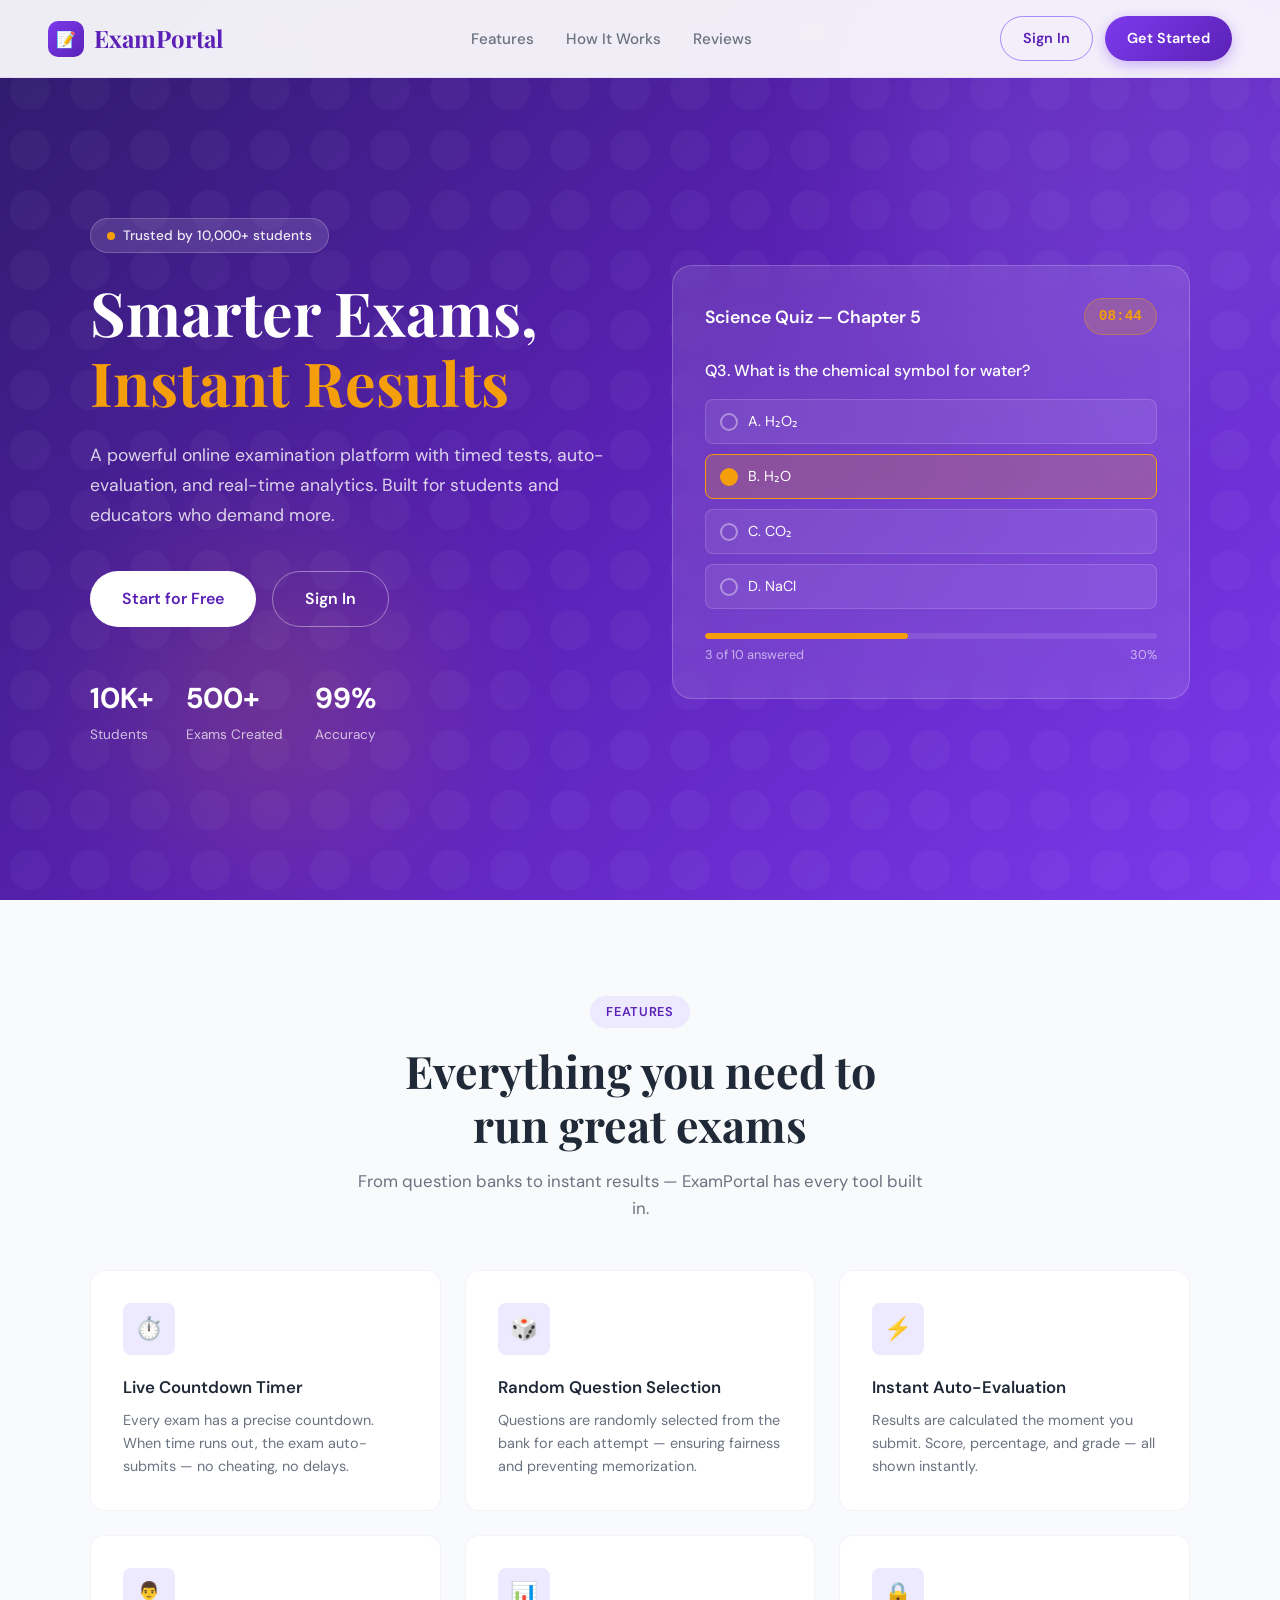
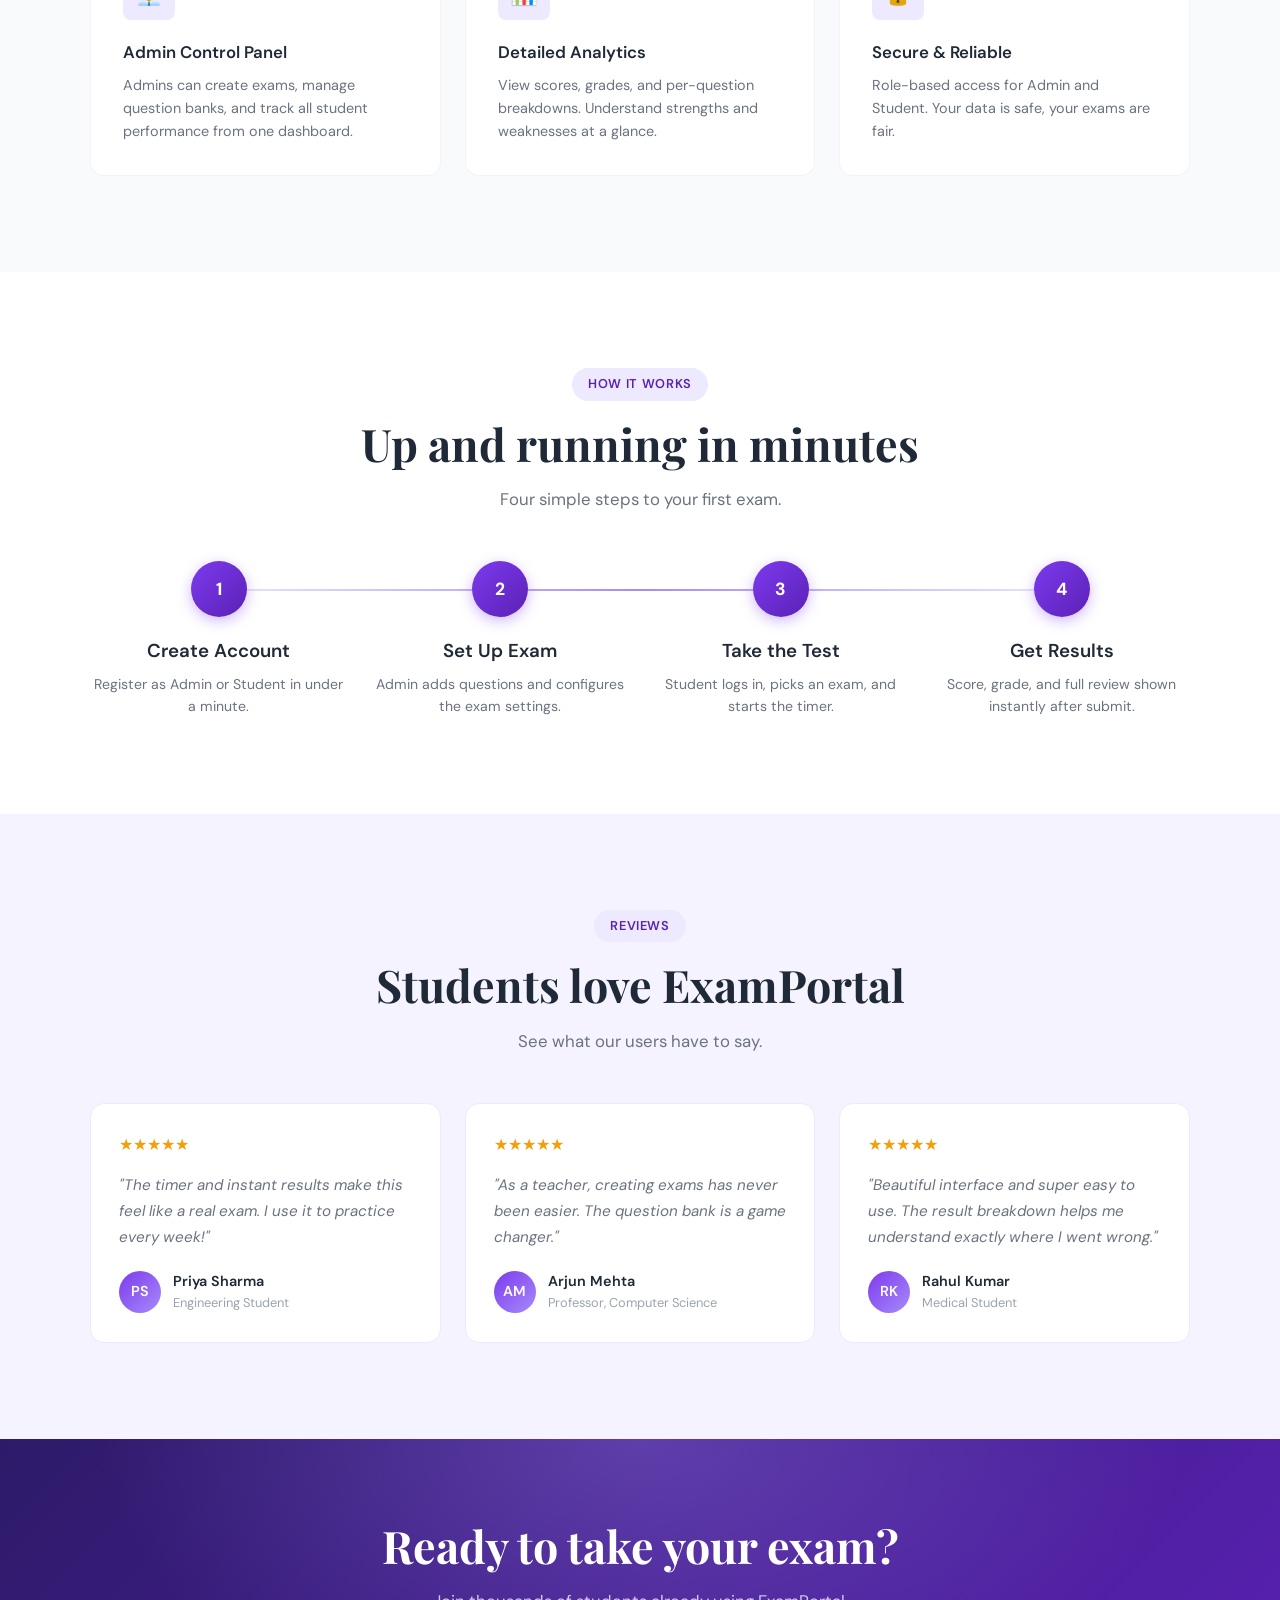
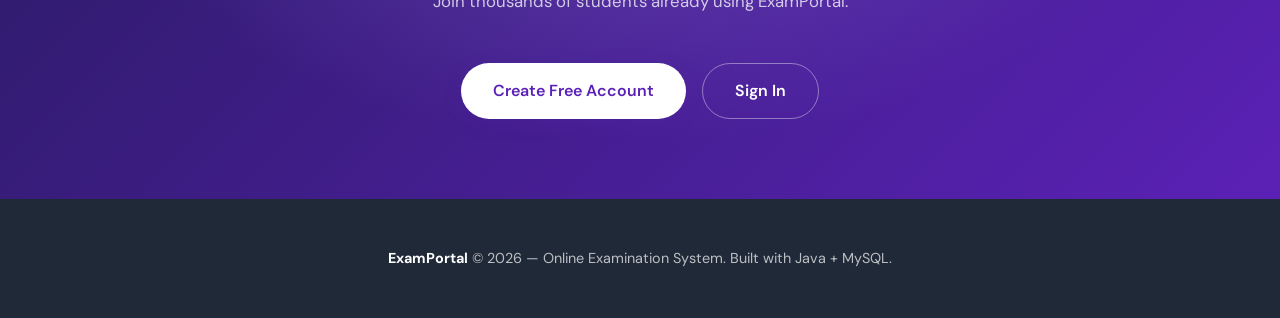
<file: src/main/resources/static/index.html>
<!DOCTYPE html>
<html lang="en">
<head>
  <meta charset="UTF-8">
  <meta name="viewport" content="width=device-width, initial-scale=1.0">
  <title>ExamPortal — Smart Online Examination System</title>
  <link rel="stylesheet" href="css/style.css">
</head>
<body>

<!-- NAV -->
<nav id="navbar">
  <a href="index.html" class="nav-logo">
    <span>📝</span> ExamPortal
  </a>
  <ul class="nav-links">
    <li><a href="#features">Features</a></li>
    <li><a href="#how">How It Works</a></li>
    <li><a href="#testimonials">Reviews</a></li>
  </ul>
  <div class="nav-cta">
    <a href="login.html" class="btn btn-outline">Sign In</a>
    <a href="register.html" class="btn btn-primary">Get Started</a>
  </div>
</nav>

<!-- HERO -->
<section class="hero">
  <div class="hero-blob hero-blob-1"></div>
  <div class="hero-blob hero-blob-2"></div>
  <div class="hero-content">
    <div class="hero-text">
      <div class="hero-badge"><span></span> Trusted by 10,000+ students</div>
      <h1 class="hero-title">
        Smarter Exams,<br><em>Instant Results</em>
      </h1>
      <p class="hero-desc">
        A powerful online examination platform with timed tests, auto-evaluation, 
        and real-time analytics. Built for students and educators who demand more.
      </p>
      <div class="hero-actions">
        <a href="register.html" class="btn btn-white btn-lg">Start for Free</a>
        <a href="login.html" class="btn btn-outline btn-lg" style="border-color:rgba(255,255,255,0.4);color:white;">Sign In</a>
      </div>
      <div class="hero-stats">
        <div class="hero-stat"><strong>10K+</strong><span>Students</span></div>
        <div class="hero-stat"><strong>500+</strong><span>Exams Created</span></div>
        <div class="hero-stat"><strong>99%</strong><span>Accuracy</span></div>
      </div>
    </div>
    <div class="hero-visual">
      <div class="hero-card">
        <div class="hero-card-header">
          <span class="hero-card-title">Science Quiz — Chapter 5</span>
          <div class="hero-timer" id="hero-timer">08:45</div>
        </div>
        <p class="hero-q">Q3. What is the chemical symbol for water?</p>
        <div class="hero-opts">
          <div class="hero-opt"><div class="hero-opt-dot"></div> A. H₂O₂</div>
          <div class="hero-opt selected"><div class="hero-opt-dot"></div> B. H₂O</div>
          <div class="hero-opt"><div class="hero-opt-dot"></div> C. CO₂</div>
          <div class="hero-opt"><div class="hero-opt-dot"></div> D. NaCl</div>
        </div>
        <div class="hero-progress">
          <div class="hero-progress-bar"><div class="hero-progress-fill"></div></div>
          <div class="hero-progress-label"><span>3 of 10 answered</span><span>30%</span></div>
        </div>
      </div>
    </div>
  </div>
</section>

<!-- FEATURES -->
<section class="section features" id="features">
  <div class="container">
    <div class="section-center">
      <span class="section-tag">Features</span>
      <h2 class="section-title">Everything you need to<br>run great exams</h2>
      <p class="section-desc">From question banks to instant results — ExamPortal has every tool built in.</p>
    </div>
    <div class="features-grid">
      <div class="feature-card">
        <div class="feature-icon">⏱️</div>
        <h3 class="feature-title">Live Countdown Timer</h3>
        <p class="feature-desc">Every exam has a precise countdown. When time runs out, the exam auto-submits — no cheating, no delays.</p>
      </div>
      <div class="feature-card">
        <div class="feature-icon">🎲</div>
        <h3 class="feature-title">Random Question Selection</h3>
        <p class="feature-desc">Questions are randomly selected from the bank for each attempt — ensuring fairness and preventing memorization.</p>
      </div>
      <div class="feature-card">
        <div class="feature-icon">⚡</div>
        <h3 class="feature-title">Instant Auto-Evaluation</h3>
        <p class="feature-desc">Results are calculated the moment you submit. Score, percentage, and grade — all shown instantly.</p>
      </div>
      <div class="feature-card">
        <div class="feature-icon">👨‍💼</div>
        <h3 class="feature-title">Admin Control Panel</h3>
        <p class="feature-desc">Admins can create exams, manage question banks, and track all student performance from one dashboard.</p>
      </div>
      <div class="feature-card">
        <div class="feature-icon">📊</div>
        <h3 class="feature-title">Detailed Analytics</h3>
        <p class="feature-desc">View scores, grades, and per-question breakdowns. Understand strengths and weaknesses at a glance.</p>
      </div>
      <div class="feature-card">
        <div class="feature-icon">🔒</div>
        <h3 class="feature-title">Secure & Reliable</h3>
        <p class="feature-desc">Role-based access for Admin and Student. Your data is safe, your exams are fair.</p>
      </div>
    </div>
  </div>
</section>

<!-- HOW IT WORKS -->
<section class="section" id="how">
  <div class="container">
    <div class="section-center">
      <span class="section-tag">How It Works</span>
      <h2 class="section-title">Up and running in minutes</h2>
      <p class="section-desc">Four simple steps to your first exam.</p>
    </div>
    <div class="steps">
      <div class="step">
        <div class="step-num">1</div>
        <h3 class="step-title">Create Account</h3>
        <p class="step-desc">Register as Admin or Student in under a minute.</p>
      </div>
      <div class="step">
        <div class="step-num">2</div>
        <h3 class="step-title">Set Up Exam</h3>
        <p class="step-desc">Admin adds questions and configures the exam settings.</p>
      </div>
      <div class="step">
        <div class="step-num">3</div>
        <h3 class="step-title">Take the Test</h3>
        <p class="step-desc">Student logs in, picks an exam, and starts the timer.</p>
      </div>
      <div class="step">
        <div class="step-num">4</div>
        <h3 class="step-title">Get Results</h3>
        <p class="step-desc">Score, grade, and full review shown instantly after submit.</p>
      </div>
    </div>
  </div>
</section>

<!-- TESTIMONIALS -->
<section class="section testimonials" id="testimonials">
  <div class="container">
    <div class="section-center">
      <span class="section-tag">Reviews</span>
      <h2 class="section-title">Students love ExamPortal</h2>
      <p class="section-desc">See what our users have to say.</p>
    </div>
    <div class="testimonials-grid">
      <div class="testimonial-card">
        <div class="testimonial-stars">★★★★★</div>
        <p class="testimonial-text">"The timer and instant results make this feel like a real exam. I use it to practice every week!"</p>
        <div class="testimonial-author">
          <div class="testimonial-avatar">PS</div>
          <div>
            <div class="testimonial-name">Priya Sharma</div>
            <div class="testimonial-role">Engineering Student</div>
          </div>
        </div>
      </div>
      <div class="testimonial-card">
        <div class="testimonial-stars">★★★★★</div>
        <p class="testimonial-text">"As a teacher, creating exams has never been easier. The question bank is a game changer."</p>
        <div class="testimonial-author">
          <div class="testimonial-avatar">AM</div>
          <div>
            <div class="testimonial-name">Arjun Mehta</div>
            <div class="testimonial-role">Professor, Computer Science</div>
          </div>
        </div>
      </div>
      <div class="testimonial-card">
        <div class="testimonial-stars">★★★★★</div>
        <p class="testimonial-text">"Beautiful interface and super easy to use. The result breakdown helps me understand exactly where I went wrong."</p>
        <div class="testimonial-author">
          <div class="testimonial-avatar">RK</div>
          <div>
            <div class="testimonial-name">Rahul Kumar</div>
            <div class="testimonial-role">Medical Student</div>
          </div>
        </div>
      </div>
    </div>
  </div>
</section>

<!-- CTA -->
<section class="cta-banner">
  <div class="container">
    <h2 class="section-title">Ready to take your exam?</h2>
    <p class="section-desc">Join thousands of students already using ExamPortal.</p>
    <div class="cta-actions">
      <a href="register.html" class="btn btn-white btn-lg">Create Free Account</a>
      <a href="login.html" class="btn btn-outline btn-lg" style="border-color:rgba(255,255,255,0.4);color:white;">Sign In</a>
    </div>
  </div>
</section>

<!-- FOOTER -->
<footer>
  <p><strong>ExamPortal</strong> &copy; 2026 — Online Examination System. Built with Java + MySQL.</p>
</footer>

<script>
  // Navbar scroll effect
  window.addEventListener('scroll', () => {
    const nav = document.getElementById('navbar');
    if (window.scrollY > 30) {
      nav.style.boxShadow = '0 2px 20px rgba(91,33,182,0.1)';
    } else {
      nav.style.boxShadow = 'none';
    }
  });

  // Hero timer countdown demo
  let demoSeconds = 8 * 60 + 45;
  setInterval(() => {
    demoSeconds--;
    if (demoSeconds < 0) demoSeconds = 8 * 60 + 45;
    const m = Math.floor(demoSeconds / 60);
    const s = demoSeconds % 60;
    document.getElementById('hero-timer').textContent =
      String(m).padStart(2,'0') + ':' + String(s).padStart(2,'0');
  }, 1000);

  // Smooth scroll
  document.querySelectorAll('a[href^="#"]').forEach(a => {
    a.addEventListener('click', e => {
      e.preventDefault();
      document.querySelector(a.getAttribute('href')).scrollIntoView({ behavior: 'smooth' });
    });
  });
</script>
</body>
</html>
</file>
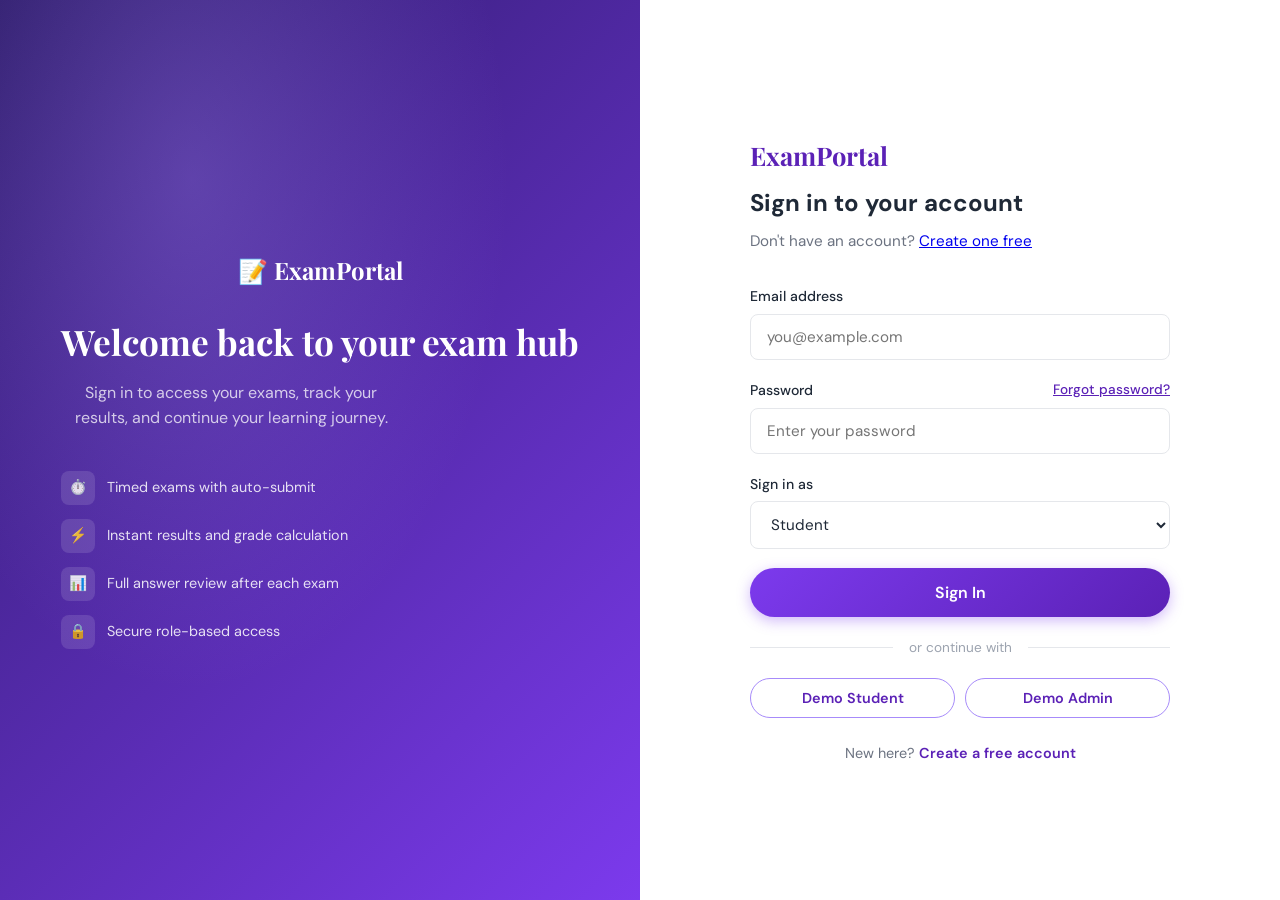
<file: src/main/resources/static/admin.html>
<!DOCTYPE html>
<html lang="en">
<head>
  <meta charset="UTF-8">
  <meta name="viewport" content="width=device-width, initial-scale=1.0">
  <title>Admin Dashboard — ExamPortal</title>
  <link rel="stylesheet" href="css/style.css">
  <style>
    [data-theme="dark"] body { background: #0f172a; color: #e2e8f0; }
    [data-theme="dark"] .sidebar { background: linear-gradient(180deg,#0f0a2e 0%,#1e1b4b 100%); }
    [data-theme="dark"] .main-content { background: #0f172a; }
    [data-theme="dark"] .topbar { background: #1a1a2e; border-color: #1e293b; }
    [data-theme="dark"] .stat-card,
    [data-theme="dark"] .card { background: #1a1a2e; border-color: #1e293b; }
    [data-theme="dark"] .table th { background: #0f172a; color: #64748b; }
    [data-theme="dark"] .table td { border-color: #1e293b; color: #e2e8f0; }
    [data-theme="dark"] .table tr:hover td { background: #1e293b; }
    [data-theme="dark"] .form-input,
    [data-theme="dark"] .form-select { background: #1e293b; border-color: #334155; color: #e2e8f0; }
    [data-theme="dark"] .topbar-title { color: #e2e8f0; }
    [data-theme="dark"] .stat-value { color: #e2e8f0; }
    [data-theme="dark"] .card-title { color: #e2e8f0; }
    [data-theme="dark"] .q-row-text { color: #e2e8f0; }
    [data-theme="dark"] .modal { background: #1a1a2e; }
    [data-theme="dark"] .modal-title { color: #e2e8f0; }

    .theme-toggle {
      width: 42px; height: 24px; border-radius: 12px;
      background: rgba(255,255,255,0.2); border: none; cursor: pointer;
      position: relative; transition: background 0.3s;
    }
    .theme-toggle::after {
      content: ''; position: absolute; top: 3px; left: 3px;
      width: 18px; height: 18px; border-radius: 50%;
      background: white; transition: transform 0.3s;
    }
    [data-theme="dark"] .theme-toggle { background: var(--purple-light); }
    [data-theme="dark"] .theme-toggle::after { transform: translateX(18px); }

    .view { display: none; }
    .view.active { display: block; animation: fadeIn 0.3s ease; }

    .q-bank-item {
      background: var(--gray-100); border-radius: var(--radius-sm);
      padding: 1rem; margin-bottom: 10px;
    }
    [data-theme="dark"] .q-bank-item { background: #0f172a; }
    .q-bank-item-top { display:flex; align-items:flex-start; justify-content:space-between; margin-bottom:8px; }
    .q-row-text { font-size:0.9rem; font-weight:500; color:var(--gray-800); margin-bottom:8px; }
    .q-opts-row { display:flex; flex-wrap:wrap; gap:6px; }
    .q-opt-tag { font-size:0.78rem; padding:3px 10px; border-radius:var(--radius-full); border:1px solid #E5E7EB; color:var(--gray-600); }
    .q-opt-tag.correct { background:#D1FAE5; color:#065F46; border-color:#A7F3D0; font-weight:600; }

    .create-exam-form { display:grid; grid-template-columns:1fr 1fr; gap:1rem; }
    .create-exam-form .full { grid-column: 1 / -1; }

    .activity-item { display:flex; align-items:center; gap:12px; padding:12px 0; border-bottom:1px solid #F3F4F6; }
    [data-theme="dark"] .activity-item { border-color:#1e293b; }
    .activity-item:last-child { border-bottom:none; }
    .activity-dot { width:10px; height:10px; border-radius:50%; flex-shrink:0; }
    .activity-dot.green { background:var(--success); }
    .activity-dot.purple { background:var(--purple-mid); }
    .activity-dot.amber { background:var(--accent); }

    .tab-btn {
      padding: 8px 16px;
      border: none;
      background: transparent;
      color: var(--gray-600);
      cursor: pointer;
      border-radius: 4px 4px 0 0;
      font-size: 0.9rem;
      font-weight: 500;
      transition: all 0.3s ease;
    }
    
    .tab-btn:hover {
      background: var(--gray-100);
      color: var(--gray-800);
    }
    
    .tab-btn.active {
      background: var(--purple-main);
      color: white;
    }
    
    .tab-content {
      display: block;
    }
    
    .tab-content.hidden {
      display: none;
    }
    
    [data-theme="dark"] .tab-btn {
      color: var(--gray-400);
    }
    
    [data-theme="dark"] .tab-btn:hover {
      background: var(--gray-800);
      color: var(--gray-200);
    }
  </style>
</head>
<body>
<div class="dashboard-layout">

  <!-- SIDEBAR -->
  <aside class="sidebar">
    <div class="sidebar-logo">
      <div class="sidebar-logo-icon">📝</div>
      ExamPortal
    </div>
    <div class="sidebar-section">
      <div class="sidebar-label">Admin Panel</div>
      <button class="sidebar-item active" onclick="showView('overview',this)">
        <span class="icon">📊</span> Overview
      </button>
      <button class="sidebar-item" onclick="showView('exams',this)">
        <span class="icon">📋</span> Manage Exams
      </button>
      <button class="sidebar-item" onclick="showView('create',this)">
        <span class="icon">➕</span> Create Exam
      </button>
      <button class="sidebar-item" onclick="showView('questions',this)">
        <span class="icon">❓</span> Question Bank
      </button>
      <button class="sidebar-item" onclick="showView('results',this)">
        <span class="icon">🏆</span> All Results
      </button>
      <button class="sidebar-item" onclick="showView('students',this)">
        <span class="icon">👥</span> Students
      </button>
    </div>
    <div class="sidebar-bottom">
      <div style="display:flex;align-items:center;justify-content:space-between;padding:10px 14px;margin-bottom:8px;">
        <span style="color:rgba(255,255,255,0.6);font-size:0.85rem;">Dark Mode</span>
        <button class="theme-toggle" onclick="toggleTheme()"></button>
      </div>
      <div class="sidebar-user">
        <div class="sidebar-avatar">AD</div>
        <div>
          <div class="sidebar-user-name" id="sidebar-name">Admin</div>
          <div class="sidebar-user-role">Administrator</div>
        </div>
      </div>
      <button class="sidebar-item" onclick="logout()" style="margin-top:8px;">
        <span class="icon">🚪</span> Sign Out
      </button>
    </div>
  </aside>

  <!-- MAIN -->
  <main class="main-content">
    <div class="topbar">
      <div>
        <div class="topbar-title" id="topbar-title">Overview</div>
        <div class="topbar-sub">Admin Control Panel</div>
      </div>
      <div style="display:flex;align-items:center;gap:12px;">
        <span style="font-size:0.85rem;color:var(--gray-400);" id="topbar-date"></span>
        <a href="index.html" class="btn btn-outline" style="padding:6px 16px;font-size:0.85rem;">Home</a>
      </div>
    </div>

    <div class="page-body">

      <!-- OVERVIEW -->
      <div class="view active" id="view-overview">
        <div class="stats-grid" style="grid-template-columns:repeat(4,1fr);">
          <div class="stat-card purple">
            <div class="stat-icon purple">📋</div>
            <div class="stat-value" id="stat-exams">0</div>
            <div class="stat-label">Total Exams</div>
          </div>
          <div class="stat-card green">
            <div class="stat-icon green">👥</div>
            <div class="stat-value" id="stat-students">0</div>
            <div class="stat-label">Students</div>
          </div>
          <div class="stat-card amber">
            <div class="stat-icon amber">✅</div>
            <div class="stat-value" id="stat-attempts">0</div>
            <div class="stat-label">Exam Attempts</div>
          </div>
          <div class="stat-card red">
            <div class="stat-icon red">❓</div>
            <div class="stat-value" id="stat-qs">24</div>
            <div class="stat-label">Questions</div>
          </div>
        </div>

        <div style="display:grid;grid-template-columns:1fr 1fr;gap:1.5rem;">
          <div class="card">
            <div class="card-header"><span class="card-title">Recent Exam Attempts</span></div>
            <div class="card-body" id="recent-attempts">
              <div style="text-align:center;padding:2rem;color:var(--gray-400);font-size:0.9rem;">No attempts yet.</div>
            </div>
          </div>
          <div class="card">
            <div class="card-header"><span class="card-title">Quick Actions</span></div>
            <div class="card-body" style="display:flex;flex-direction:column;gap:10px;">
              <button class="btn btn-primary btn-full" onclick="showView('create',null)">➕ Create New Exam</button>
              <button class="btn btn-outline btn-full" onclick="showView('questions',null)">❓ View Question Bank</button>
              <button class="btn btn-outline btn-full" onclick="showView('results',null)">🏆 View All Results</button>
              <button class="btn btn-outline btn-full" onclick="showView('students',null)">👥 Manage Students</button>
            </div>
          </div>
        </div>
      </div>

      <!-- MANAGE EXAMS -->
      <div class="view" id="view-exams">
        <div class="card">
          <div class="card-header">
            <span class="card-title">All Exams</span>
            <button class="btn btn-primary" style="padding:6px 16px;font-size:0.85rem;" onclick="showView('create',null)">+ Create Exam</button>
          </div>
          <div class="card-body" style="padding:0;">
            <table class="table" id="exams-table">
              <thead><tr>
                <th>Title</th><th>Subject</th><th>Duration</th><th>Questions</th><th>Action</th>
              </tr></thead>
              <tbody id="exams-tbody"></tbody>
            </table>
          </div>
        </div>
      </div>

      <!-- CREATE EXAM -->
      <div class="view" id="view-create">
        <div class="card" style="max-width:600px;">
          <div class="card-header"><span class="card-title">Create New Exam</span></div>
          <div class="card-body">
            <div id="create-success" class="alert alert-success hidden">Exam created successfully!</div>
            <div id="create-error" class="alert alert-error hidden"></div>
            <div class="create-exam-form">
              <div class="form-group full">
                <label class="form-label">Exam Title</label>
                <input type="text" id="new-title" class="form-input" placeholder="e.g. Final Science Test">
              </div>
              <div class="form-group">
                <label class="form-label">Subject</label>
                <select id="new-subject" class="form-select">
                  <option value="Mixed">Mixed (All Subjects)</option>
                  <option value="Science">Science</option>
                  <option value="Math">Math</option>
                  <option value="History">History</option>
                  <option value="Geography">Geography</option>
                  <option value="English">English</option>
                  <option value="Computer">Computer</option>
                </select>
              </div>
              <div class="form-group">
                <label class="form-label">Duration (minutes)</label>
                <input type="number" id="new-duration" class="form-input" value="10" min="1" max="120">
              </div>
              <div class="form-group">
                <label class="form-label">Number of Questions</label>
                <input type="number" id="new-qcount" class="form-input" value="5" min="1" max="20">
              </div>
              <div class="form-group">
                <label class="form-label">Exam Icon</label>
                <select id="new-icon" class="form-select">
                  <option value="📋">📋 Default</option>
                  <option value="🔬">🔬 Science</option>
                  <option value="📐">📐 Math</option>
                  <option value="📜">📜 History</option>
                  <option value="🌍">🌍 Geography</option>
                  <option value="📖">📖 English</option>
                  <option value="💻">💻 Computer</option>
                  <option value="⭐">⭐ Special</option>
                </select>
              </div>
              <div class="form-group full">
                <button class="btn btn-primary btn-full btn-lg" onclick="createExam()">Create Exam</button>
              </div>
            </div>
          </div>
        </div>
      </div>

      <!-- QUESTION BANK -->
      <div class="view" id="view-questions">
        <div style="display:flex;align-items:center;justify-content:space-between;margin-bottom:1rem;">
          <span style="font-weight:600;color:var(--gray-800);">Question Bank Management</span>
          <div style="display:flex;gap:10px;">
            <select id="filter-subject" class="form-select" style="width:180px;" onchange="renderQuestions()">
              <option value="">All Subjects</option>
              <option>Science</option><option>Math</option><option>History</option>
              <option>Geography</option><option>English</option><option>Computer</option>
            </select>
            <button class="btn btn-primary" style="padding:6px 16px;font-size:0.85rem;" onclick="showAddQuestionForm()">+ Add Question</button>
          </div>
        </div>

        <!-- Question Management Tabs -->
        <div class="card" style="margin-bottom:1.5rem;">
          <div class="card-header" style="border-bottom:2px solid var(--purple-main);">
            <div style="display:flex;gap:1rem;">
              <button class="tab-btn active" onclick="switchQuestionTab('questions')">Questions</button>
              <button class="tab-btn" onclick="switchQuestionTab('materials')">Study Materials</button>
              <button class="tab-btn" onclick="switchQuestionTab('import')">Bulk Import</button>
            </div>
          </div>

          <!-- Questions Tab -->
          <div class="tab-content" id="tab-questions">
            <div id="questions-list"></div>
          </div>

          <!-- Study Materials Tab -->
          <div class="tab-content hidden" id="tab-materials">
            <div style="padding:1.5rem;">
              <div style="display:flex;align-items:center;justify-content:space-between;margin-bottom:1rem;">
                <span style="font-weight:500;color:var(--gray-700);">Upload Study Materials</span>
                <button class="btn btn-primary" style="padding:6px 16px;font-size:0.85rem;" onclick="document.getElementById('material-upload').click()">📁 Upload File</button>
              </div>
              <input type="file" id="material-upload" style="display:none;" accept=".pdf,.doc,.docx,.txt,.ppt,.pptx" multiple onchange="handleMaterialUpload(event)">
              <div id="materials-list" style="margin-top:1rem;"></div>
            </div>
          </div>

          <!-- Bulk Import Tab -->
          <div class="tab-content hidden" id="tab-import">
            <div style="padding:1.5rem;">
              <div style="margin-bottom:1rem;">
                <h3 style="margin-bottom:0.5rem;">Bulk Import Questions</h3>
                <p style="color:var(--gray-600);font-size:0.9rem;">Upload a CSV or Excel file with questions in the specified format.</p>
              </div>
              <div style="border:2px dashed var(--purple-mid);border-radius:8px;padding:2rem;text-align:center;background:var(--purple-pale);">
                <div style="font-size:2rem;margin-bottom:1rem;">📤</div>
                <div style="margin-bottom:1rem;">
                  <button class="btn btn-primary" onclick="document.getElementById('bulk-import').click()">Choose File</button>
                  <input type="file" id="bulk-import" style="display:none;" accept=".csv,.xlsx,.xls" onchange="handleBulkImport(event)">
                </div>
                <div style="font-size:0.85rem;color:var(--gray-600);">
                  Supported formats: CSV, Excel (.xlsx, .xls)<br>
                  <a href="#" style="color:var(--purple-main);text-decoration:none;">Download template</a>
                </div>
              </div>
            </div>
          </div>
        </div>

        <!-- Add Question Form (Hidden by default) -->
        <div class="card hidden" id="add-question-form">
          <div class="card-header">
            <span class="card-title">Add New Question</span>
            <button class="btn btn-outline" style="padding:4px 12px;font-size:0.8rem;" onclick="hideAddQuestionForm()">Cancel</button>
          </div>
          <div class="card-body">
            <div id="add-question-error" class="alert alert-error hidden"></div>
            <div class="create-exam-form">
              <div class="form-group full">
                <label class="form-label">Subject</label>
                <select id="new-question-subject" class="form-select">
                  <option value="Science">Science</option>
                  <option value="Math">Math</option>
                  <option value="History">History</option>
                  <option value="Geography">Geography</option>
                  <option value="English">English</option>
                  <option value="Computer">Computer</option>
                </select>
              </div>
              <div class="form-group full">
                <label class="form-label">Question Text</label>
                <textarea id="new-question-text" class="form-input" rows="3" placeholder="Enter the question..."></textarea>
              </div>
              <div class="form-group full">
                <label class="form-label">Option A</label>
                <input type="text" id="new-question-a" class="form-input" placeholder="Enter option A...">
              </div>
              <div class="form-group full">
                <label class="form-label">Option B</label>
                <input type="text" id="new-question-b" class="form-input" placeholder="Enter option B...">
              </div>
              <div class="form-group full">
                <label class="form-label">Option C</label>
                <input type="text" id="new-question-c" class="form-input" placeholder="Enter option C...">
              </div>
              <div class="form-group full">
                <label class="form-label">Option D</label>
                <input type="text" id="new-question-d" class="form-input" placeholder="Enter option D...">
              </div>
              <div class="form-group full">
                <label class="form-label">Correct Answer</label>
                <select id="new-question-correct" class="form-select">
                  <option value="A">Option A</option>
                  <option value="B">Option B</option>
                  <option value="C">Option C</option>
                  <option value="D">Option D</option>
                </select>
              </div>
              <div class="form-group full">
                <button class="btn btn-primary btn-full" onclick="addNewQuestion()">Add Question</button>
              </div>
            </div>
          </div>
        </div>
      </div>

      <!-- ALL RESULTS -->
      <div class="view" id="view-results">
        <div class="card">
          <div class="card-header"><span class="card-title">All Student Results</span></div>
          <div class="card-body" style="padding:0;">
            <table class="table">
              <thead><tr>
                <th>Student</th><th>Exam</th><th>Score</th><th>Percentage</th><th>Grade</th><th>Date</th>
              </tr></thead>
              <tbody id="all-results-tbody"></tbody>
            </table>
          </div>
        </div>
      </div>

      <!-- STUDENTS -->
      <div class="view" id="view-students">
        <div class="card">
          <div class="card-header"><span class="card-title">Registered Students</span></div>
          <div class="card-body" style="padding:0;">
            <table class="table">
              <thead><tr>
                <th>Name</th><th>Email</th><th>Exams Attempted</th><th>Best Score</th>
              </tr></thead>
              <tbody id="students-tbody"></tbody>
            </table>
          </div>
        </div>
      </div>

    </div>
  </main>
</div>

<!-- DELETE MODAL -->
<div class="modal-overlay" id="delete-modal">
  <div class="modal">
    <div class="modal-icon">🗑️</div>
    <div class="modal-title">Delete Exam?</div>
    <div class="modal-text">This action cannot be undone.</div>
    <div class="modal-actions">
      <button class="btn btn-outline btn-full" onclick="document.getElementById('delete-modal').classList.remove('active')">Cancel</button>
      <button class="btn btn-danger-outline btn-full" onclick="confirmDelete()">Delete</button>
    </div>
  </div>
</div>

<script>
  // API functions to fetch real data
  async function fetchExams() {
    try {
      const response = await fetch('/api/exams');
      return await response.json();
    } catch (error) {
      console.error('Error fetching exams:', error);
      return [];
    }
  }

  async function fetchQuestions() {
    try {
      const response = await fetch('/api/questions');
      return await response.json();
    } catch (error) {
      console.error('Error fetching questions:', error);
      return [];
    }
  }

  async function fetchResults() {
    try {
      const response = await fetch('/api/results');
      return await response.json();
    } catch (error) {
      console.error('Error fetching results:', error);
      return [];
    }
  }

  async function fetchStudents() {
    try {
      const response = await fetch('/api/students');
      return await response.json();
    } catch (error) {
      console.error('Error fetching students:', error);
      return [];
    }
  }

  const session = JSON.parse(localStorage.getItem('ep_session') || 'null');
  if (!session || session.role !== 'ADMIN') window.location.href = 'login.html';

  document.getElementById('sidebar-name').textContent = session.name || 'Admin';
  document.getElementById('topbar-date').textContent  = new Date().toLocaleDateString('en-IN', { weekday:'short', day:'numeric', month:'short' });

  if (localStorage.getItem('ep_theme') === 'dark') {
    document.documentElement.setAttribute('data-theme','dark');
  }

  // INIT
  loadOverview();
  loadExamsTable();
  renderQuestions();
  loadResults();
  loadStudents();

  async function loadOverview() {
    try {
      const [exams, results, students] = await Promise.all([
        fetchExams(),
        fetchResults(), 
        fetchStudents()
      ]);
      
      document.getElementById('stat-exams').textContent = exams.length;
      document.getElementById('stat-students').textContent = students.length;
      document.getElementById('stat-attempts').textContent = results.length;

      const recentEl = document.getElementById('recent-attempts');
      if (results.length) {
        recentEl.innerHTML = results.slice(-5).reverse().map(r => `
          <div class="activity-item">
            <div class="activity-dot ${r.percentage>=80?'green':r.percentage>=60?'purple':'amber'}"></div>
            <div style="flex:1;">
              <div style="font-size:0.9rem;font-weight:500;">${r.studentName}</div>
              <div style="font-size:0.78rem;color:var(--gray-400);">${r.examTitle}</div>
            </div>
            <span class="badge ${r.percentage>=80?'badge-green':r.percentage>=60?'badge-purple':'badge-amber'}">${Math.round(r.percentage)}%</span>
          </div>`).join('');
      }
    } catch (error) {
      console.error('Error loading overview:', error);
    }
  }

  async function loadExamsTable() {
    try {
      const exams = await fetchExams();
      document.getElementById('exams-tbody').innerHTML = exams.map(e => `
        <tr>
          <td><span style="font-size:1rem;">📋</span> <span style="font-weight:500;">${e.title}</span></td>
          <td><span class="badge badge-purple">${e.subject || 'Mixed'}</span></td>
          <td>${e.duration} min</td>
          <td>${e.questionCount || 0}</td>
          <td><button class="btn btn-danger-outline" style="padding:4px 12px;font-size:0.8rem;" onclick="deleteExam(${e.id})">Delete</button></td>
        </tr>`).join('');
    } catch (error) {
      console.error('Error loading exams table:', error);
    }
  }

  async function renderQuestions() {
    try {
      const questions = await fetchQuestions();
      const filter = document.getElementById('filter-subject').value;
      const list = filter ? questions.filter(q => q.subject === filter) : questions;
      
      const questionsList = document.getElementById('questions-list');
      if (questionsList) {
        questionsList.innerHTML = list.map(q => `
          <div class="q-bank-item">
            <div class="q-bank-item-top">
              <span class="badge badge-purple">${q.subject}</span>
              <span style="font-size:0.78rem;color:var(--gray-400);">ID: ${q.id}</span>
            </div>
            <div class="q-row-text">${q.questionText}</div>
            <div class="q-opts-row">
              <span class="q-opt-tag ${q.correctOption === 'A' ? 'correct' : ''}">A. ${q.optionA}</span>
              <span class="q-opt-tag ${q.correctOption === 'B' ? 'correct' : ''}">B. ${q.optionB}</span>
              <span class="q-opt-tag ${q.correctOption === 'C' ? 'correct' : ''}">C. ${q.optionC}</span>
              <span class="q-opt-tag ${q.correctOption === 'D' ? 'correct' : ''}">D. ${q.optionD}</span>
            </div>
          </div>`).join('');
      }
      
      // Update question count more safely
      const questionBankTitle = document.querySelector('span[style*="Question Bank"]');
      if (questionBankTitle) {
        questionBankTitle.textContent = `Question Bank (${questions.length} questions)`;
      }
    } catch (error) {
      console.error('Error rendering questions:', error);
    }
  }

  async function loadResults() {
    try {
      const results = await fetchResults();
      document.getElementById('all-results-tbody').innerHTML = results.length
        ? results.map(r => `
            <tr>
              <td style="font-weight:500;">${r.studentName}</td>
              <td>${r.examTitle}</td>
              <td>${r.score}/${r.total}</td>
              <td><span class="badge ${r.percentage>=80?'badge-green':r.percentage>=60?'badge-purple':r.percentage>=40?'badge-amber':'badge-red'}">${Math.round(r.percentage)}%</span></td>
              <td>${r.grade || 'N/A'}</td>
              <td style="color:var(--gray-400);font-size:0.82rem;">${r.date ? new Date(r.date).toLocaleDateString() : 'N/A'}</td>
            </tr>`).join('')
        : `<tr><td colspan="6" style="text-align:center;padding:2rem;color:var(--gray-400);">No results yet.</td></tr>`;
    } catch (error) {
      console.error('Error loading results:', error);
    }
  }

  async function loadStudents() {
    try {
      const [students, results] = await Promise.all([
        fetchStudents(),
        fetchResults()
      ]);
      
      document.getElementById('students-tbody').innerHTML = students.map(s => {
        const sResults = results.filter(r => r.studentId === s.id);
        const best = sResults.length ? Math.round(Math.max(...sResults.map(r => r.percentage))) + '%' : '—';
        return `<tr>
          <td style="font-weight:500;">${s.name}</td>
          <td style="color:var(--gray-400);">${s.email}</td>
          <td>${sResults.length}</td>
          <td style="color:var(--purple-main);font-weight:600;">${best}</td>
        </tr>`;
      }).join('');
    } catch (error) {
      console.error('Error loading students:', error);
    }
  }

  // CREATE EXAM
  async function createExam() {
    const title    = document.getElementById('new-title').value.trim();
    const subject  = document.getElementById('new-subject').value;
    const duration = parseInt(document.getElementById('new-duration').value);
    const qcount   = parseInt(document.getElementById('new-qcount').value);
    const icon     = document.getElementById('new-icon').value;

    if (!title) { 
      document.getElementById('create-error').textContent = 'Please enter a title.'; 
      document.getElementById('create-error').classList.remove('hidden'); 
      return; 
    }

    try {
      const response = await fetch('/api/exams', {
        method: 'POST',
        headers: {
          'Content-Type': 'application/json',
        },
        body: JSON.stringify({ 
          title, 
          subject, 
          duration, 
          questionCount: qcount, 
          createdBy: session.id 
        })
      });

      const data = await response.json();

      if (data.success) {
        document.getElementById('create-error').classList.add('hidden');
        document.getElementById('create-success').classList.remove('hidden');
        document.getElementById('new-title').value = '';
        setTimeout(() => document.getElementById('create-success').classList.add('hidden'), 2500);
        await loadOverview(); 
        await loadExamsTable();
      } else {
        document.getElementById('create-error').textContent = data.message || 'Failed to create exam.';
        document.getElementById('create-error').classList.remove('hidden');
      }
    } catch (error) {
      console.error('Error creating exam:', error);
      document.getElementById('create-error').textContent = 'Network error. Please try again.';
      document.getElementById('create-error').classList.remove('hidden');
    }
  }

  // DELETE EXAM
  let deleteId = null;
  function deleteExam(id) { deleteId = id; document.getElementById('delete-modal').classList.add('active'); }
  async function confirmDelete() {
    try {
      const response = await fetch(`/api/exams/${deleteId}`, {
        method: 'DELETE'
      });

      const data = await response.json();

      if (data.success) {
        document.getElementById('delete-modal').classList.remove('active');
        await loadExamsTable(); 
        await loadOverview();
      } else {
        alert('Failed to delete exam: ' + (data.message || 'Unknown error'));
      }
    } catch (error) {
      console.error('Error deleting exam:', error);
      alert('Network error. Please try again.');
    }
  }

  function showView(name, btn) {
    document.querySelectorAll('.view').forEach(v => v.classList.remove('active'));
    document.querySelectorAll('.sidebar-item').forEach(b => b.classList.remove('active'));
    document.getElementById('view-' + name).classList.add('active');
    if (btn) btn.classList.add('active');
    const titles = { overview:'Overview', exams:'Manage Exams', create:'Create Exam', questions:'Question Bank', results:'All Results', students:'Students' };
    document.getElementById('topbar-title').textContent = titles[name] || name;
    if (name === 'results')  loadResults();
    if (name === 'students') loadStudents();
  }

  function toggleTheme() {
    const isDark = document.documentElement.getAttribute('data-theme') === 'dark';
    document.documentElement.setAttribute('data-theme', isDark ? 'light' : 'dark');
    localStorage.setItem('ep_theme', isDark ? 'light' : 'dark');
  }

  function logout() {
    localStorage.removeItem('ep_session');
    window.location.href = 'login.html';
  }

  // Question Bank Management Functions
  function switchQuestionTab(tabName) {
    // Hide all tab contents
    document.querySelectorAll('.tab-content').forEach(tab => tab.classList.add('hidden'));
    // Remove active class from all tab buttons
    document.querySelectorAll('.tab-btn').forEach(btn => btn.classList.remove('active'));
    
    // Show selected tab
    document.getElementById('tab-' + tabName).classList.remove('hidden');
    // Add active class to clicked button
    event.target.classList.add('active');
  }

  function showAddQuestionForm() {
    document.getElementById('add-question-form').classList.remove('hidden');
  }

  function hideAddQuestionForm() {
    document.getElementById('add-question-form').classList.add('hidden');
    // Clear form
    document.getElementById('new-question-text').value = '';
    document.getElementById('new-question-a').value = '';
    document.getElementById('new-question-b').value = '';
    document.getElementById('new-question-c').value = '';
    document.getElementById('new-question-d').value = '';
    document.getElementById('add-question-error').classList.add('hidden');
  }

  async function addNewQuestion() {
    try {
      const questionData = {
        subject: document.getElementById('new-question-subject').value,
        questionText: document.getElementById('new-question-text').value,
        optionA: document.getElementById('new-question-a').value,
        optionB: document.getElementById('new-question-b').value,
        optionC: document.getElementById('new-question-c').value,
        optionD: document.getElementById('new-question-d').value,
        correctOption: document.getElementById('new-question-correct').value
      };

      // Validate inputs
      if (!questionData.questionText || !questionData.optionA || !questionData.optionB || 
          !questionData.optionC || !questionData.optionD) {
        document.getElementById('add-question-error').textContent = 'Please fill in all fields.';
        document.getElementById('add-question-error').classList.remove('hidden');
        return;
      }

      const response = await fetch('/api/questions', {
        method: 'POST',
        headers: {
          'Content-Type': 'application/json',
        },
        body: JSON.stringify(questionData)
      });

      const data = await response.json();

      if (data.success) {
        hideAddQuestionForm();
        await renderQuestions();
        await loadOverview();
        alert('Question added successfully!');
      } else {
        document.getElementById('add-question-error').textContent = data.message || 'Failed to add question.';
        document.getElementById('add-question-error').classList.remove('hidden');
      }
    } catch (error) {
      console.error('Error adding question:', error);
      document.getElementById('add-question-error').textContent = 'Network error. Please try again.';
      document.getElementById('add-question-error').classList.remove('hidden');
    }
  }

  async function handleMaterialUpload(event) {
    const files = event.target.files;
    const materialsList = document.getElementById('materials-list');
    
    if (files.length === 0) return;
    
    // Show loading state
    materialsList.innerHTML = '<div style="text-align:center;padding:2rem;"><div class="loading-spinner"></div><div style="margin-top:0.5rem;">Uploading files...</div></div>';
    
    try {
      const formData = new FormData();
      for (let file of files) {
        formData.append('files', file);
      }
      
      const response = await fetch('/api/materials/upload', {
        method: 'POST',
        body: formData
      });
      
      const result = await response.json();
      
      if (result.success) {
        // Display uploaded files
        let html = '<div style="margin-top:1rem;"><h4 style="margin-bottom:0.5rem;">Uploaded Materials:</h4>';
        for (let file of files) {
          const fileIcon = getFileIcon(file.name);
          html += `
            <div style="display:flex;align-items:center;justify-content:space-between;padding:0.75rem;background:var(--gray-100);border-radius:6px;margin-bottom:0.5rem;">
              <div style="display:flex;align-items:center;gap:10px;">
                <span style="font-size:1.2rem;">${fileIcon}</span>
                <div>
                  <div style="font-weight:500;">${file.name}</div>
                  <div style="font-size:0.78rem;color:var(--gray-400);">${(file.size / 1024).toFixed(1)} KB</div>
                </div>
              </div>
              <div style="display:flex;gap:8px;">
                <button class="btn btn-primary" style="padding:4px 12px;font-size:0.8rem;" onclick="downloadMaterial('${file.name}')">Download</button>
                <button class="btn btn-outline" style="padding:4px 12px;font-size:0.8rem;" onclick="this.parentElement.parentElement.remove()">Remove</button>
              </div>
            </div>
          `;
        }
        html += '</div>';
        materialsList.innerHTML = html;
        
        // Show success message
        showSuccessMessage('Study materials uploaded successfully!');
      } else {
        throw new Error(result.message || 'Upload failed');
      }
    } catch (error) {
      console.error('Error uploading materials:', error);
      materialsList.innerHTML = '<div style="text-align:center;padding:2rem;color:var(--danger);">❌ Upload failed. Please try again.</div>';
      showErrorMessage('Failed to upload materials: ' + error.message);
    }
    
    // Reset file input
    event.target.value = '';
  }

  function getFileIcon(filename) {
    const ext = filename.split('.').pop().toLowerCase();
    const icons = {
      'pdf': '📄',
      'doc': '📝',
      'docx': '📝',
      'txt': '📃',
      'ppt': '📊',
      'pptx': '📊',
      'xls': '📈',
      'xlsx': '📈',
      'jpg': '🖼️',
      'jpeg': '🖼️',
      'png': '🖼️',
      'gif': '🖼️'
    };
    return icons[ext] || '📎';
  }

  function downloadMaterial(filename) {
    window.open(`/api/materials/download/${filename}`, '_blank');
  }

  function showSuccessMessage(message) {
    const alertDiv = document.createElement('div');
    alertDiv.className = 'alert alert-success';
    alertDiv.textContent = message;
    alertDiv.style.position = 'fixed';
    alertDiv.style.top = '20px';
    alertDiv.style.right = '20px';
    alertDiv.style.zIndex = '9999';
    document.body.appendChild(alertDiv);
    
    setTimeout(() => {
      alertDiv.remove();
    }, 3000);
  }

  function showErrorMessage(message) {
    const alertDiv = document.createElement('div');
    alertDiv.className = 'alert alert-error';
    alertDiv.textContent = message;
    alertDiv.style.position = 'fixed';
    alertDiv.style.top = '20px';
    alertDiv.style.right = '20px';
    alertDiv.style.zIndex = '9999';
    document.body.appendChild(alertDiv);
    
    setTimeout(() => {
      alertDiv.remove();
    }, 5000);
  }

  async function handleBulkImport(event) {
    const file = event.target.files[0];
    if (!file) return;
    
    const importDiv = document.getElementById('tab-import');
    const originalContent = importDiv.innerHTML;
    
    // Show loading state
    importDiv.innerHTML = `
      <div style="padding:1.5rem;text-align:center;">
        <div class="loading-spinner"></div>
        <div style="margin-top:0.5rem;">Processing ${file.name}...</div>
        <div style="font-size:0.78rem;color:var(--gray-400);margin-top:0.25rem;">Please wait while we import your questions</div>
      </div>
    `;
    
    try {
      const formData = new FormData();
      formData.append('file', file);
      
      const response = await fetch('/api/questions/bulk-import', {
        method: 'POST',
        body: formData
      });
      
      const result = await response.json();
      
      if (result.success) {
        importDiv.innerHTML = `
          <div style="padding:1.5rem;text-align:center;">
            <div style="font-size:3rem;margin-bottom:1rem;">✅</div>
            <div style="font-size:1.2rem;font-weight:600;color:var(--success);margin-bottom:0.5rem;">Import Successful!</div>
            <div style="color:var(--gray-600);margin-bottom:1rem;">Successfully imported ${result.importedCount || 0} questions</div>
            <button class="btn btn-primary" onclick="location.reload()">Done</button>
          </div>
        `;
        
        showSuccessMessage(`Successfully imported ${result.importedCount || 0} questions!`);
        await renderQuestions();
        await loadOverview();
      } else {
        throw new Error(result.message || 'Import failed');
      }
    } catch (error) {
      console.error('Error importing questions:', error);
      importDiv.innerHTML = originalContent;
      showErrorMessage('Failed to import questions: ' + error.message);
    }
    
    // Reset file input
    event.target.value = '';
  }
</script>
</body>
</html>
</file>
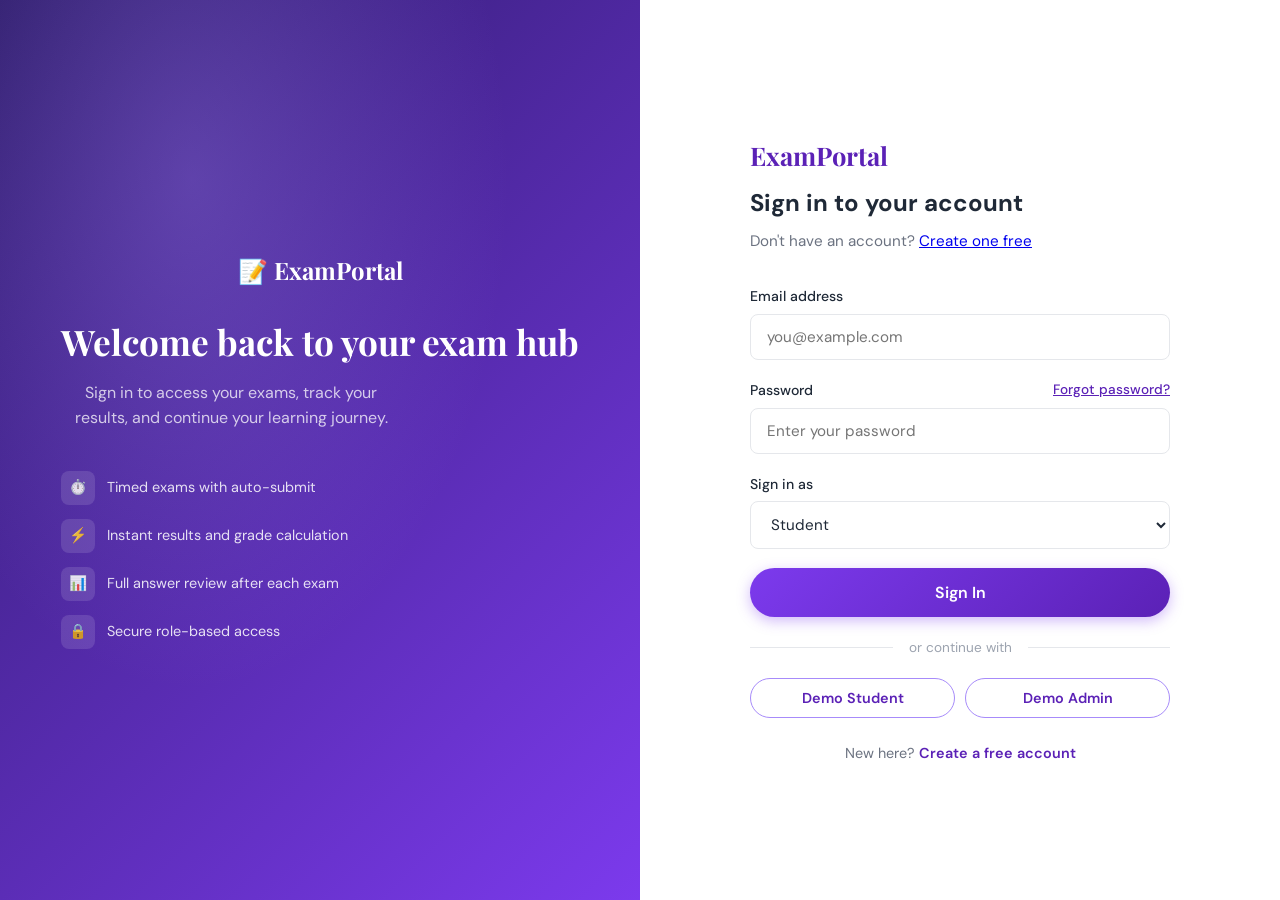
<file: src/main/resources/static/exam.html>
<!DOCTYPE html>
<html lang="en">
<head>
  <meta charset="UTF-8">
  <meta name="viewport" content="width=device-width, initial-scale=1.0">
  <title>Exam — ExamPortal</title>
  <link rel="stylesheet" href="css/style.css">
  <style>
    body { background: var(--gray-100); }
    [data-theme="dark"] body { background: #0f172a; }
    [data-theme="dark"] .exam-topbar { background: #1a1a2e; border-color: #1e293b; }
    [data-theme="dark"] .question-card,
    [data-theme="dark"] .q-navigator,
    [data-theme="dark"] .q-progress-card { background: #1a1a2e; border-color: #1e293b; }
    [data-theme="dark"] .question-text { color: #e2e8f0; }
    [data-theme="dark"] .option { background: #1a1a2e; border-color: #1e293b; color: #e2e8f0; }
    [data-theme="dark"] .option:hover { background: #1e1b4b; }
    [data-theme="dark"] .q-nav-dot { background: #1e293b; border-color: #334155; color: #94a3b8; }
    [data-theme="dark"] .exam-title { color: #e2e8f0; }
    [data-theme="dark"] .topbar-title { color: #e2e8f0; }
    [data-theme="dark"] .modal { background: #1a1a2e; }
    [data-theme="dark"] .modal-title { color: #e2e8f0; }
    [data-theme="dark"] .modal-text { color: #94a3b8; }
  </style>
</head>
<body>

<!-- TOPBAR -->
<div class="exam-topbar">
  <div>
    <div class="exam-title" id="exam-title">Loading exam...</div>
    <div style="font-size:0.78rem;color:var(--gray-400);" id="exam-student"></div>
  </div>
  <div class="timer-widget" id="timer-widget">
    <span class="timer-icon">⏱️</span>
    <span class="timer-time" id="timer-display">00:00</span>
  </div>
  <button class="btn btn-danger-outline" onclick="confirmSubmit()">Submit Exam</button>
</div>

<!-- BODY -->
<div class="exam-body">

  <!-- QUESTION AREA -->
  <div>
    <div class="question-card">
      <div class="question-meta" id="q-meta">Question 1 of 10 — Subject</div>
      <div class="question-text" id="q-text">Loading question...</div>
      <div class="options" id="q-options"></div>
      <div class="exam-nav">
        <button class="btn btn-outline" id="btn-prev" onclick="navigate(-1)">← Previous</button>
        <span style="font-size:0.85rem;color:var(--gray-400);" id="q-counter"></span>
        <button class="btn btn-outline" id="btn-next" onclick="navigate(1)">Next →</button>
      </div>
    </div>
  </div>

  <!-- RIGHT PANEL -->
  <div class="question-panel">
    <div class="q-navigator">
      <div class="q-nav-title">Question Navigator</div>
      <div class="q-nav-grid" id="q-nav-grid"></div>
      <div style="display:flex;gap:8px;margin-top:12px;font-size:0.78rem;color:var(--gray-400);">
        <span style="display:flex;align-items:center;gap:4px;"><span style="width:12px;height:12px;border-radius:2px;background:var(--purple-pale);display:inline-block;"></span> Answered</span>
        <span style="display:flex;align-items:center;gap:4px;"><span style="width:12px;height:12px;border-radius:2px;background:var(--purple-mid);display:inline-block;"></span> Current</span>
      </div>
    </div>
    <div class="q-progress-card">
      <div class="q-progress-title">Progress</div>
      <div class="q-progress-bar"><div class="q-progress-fill" id="progress-fill" style="width:0%"></div></div>
      <div class="q-progress-labels">
        <span id="progress-answered">0 answered</span>
        <span id="progress-remaining">0 remaining</span>
      </div>
    </div>
    <div class="q-progress-card" style="background:linear-gradient(135deg,var(--purple-deep),var(--purple-main));">
      <div style="font-size:0.85rem;font-weight:600;color:rgba(255,255,255,0.7);margin-bottom:8px;">Time Remaining</div>
      <div style="font-size:2rem;font-weight:700;color:white;font-family:monospace;" id="timer-big">00:00</div>
      <div style="font-size:0.78rem;color:rgba(255,255,255,0.5);margin-top:4px;">Auto-submits when 0</div>
    </div>
  </div>
</div>

<!-- SUBMIT MODAL -->
<div class="modal-overlay" id="submit-modal">
  <div class="modal">
    <div class="modal-icon">⚠️</div>
    <div class="modal-title">Submit Exam?</div>
    <div class="modal-text" id="submit-modal-text">You have answered 0 of 0 questions.</div>
    <div class="modal-actions">
      <button class="btn btn-outline btn-full" onclick="closeModal()">Go Back</button>
      <button class="btn btn-primary btn-full" onclick="submitExam(false)">Submit Now</button>
    </div>
  </div>
</div>

<!-- TIME UP MODAL -->
<div class="modal-overlay" id="timeup-modal">
  <div class="modal">
    <div class="modal-icon">⏰</div>
    <div class="modal-title">Time is Up!</div>
    <div class="modal-text">Your exam has been automatically submitted.</div>
    <div class="modal-actions">
      <button class="btn btn-primary btn-full" onclick="submitExam(true)">View Results</button>
    </div>
  </div>
</div>

<script>
  // API functions to fetch real data
  async function fetchQuestions() {
    try {
      const response = await fetch('/api/questions');
      return await response.json();
    } catch (error) {
      console.error('Error fetching questions:', error);
      return [];
    }
  }

  async function fetchExams() {
    try {
      const response = await fetch('/api/exams');
      return await response.json();
    } catch (error) {
      console.error('Error fetching exams:', error);
      return [];
    }
  }

  async function submitResult(resultData) {
    try {
      const response = await fetch('/api/results', {
        method: 'POST',
        headers: {
          'Content-Type': 'application/json',
        },
        body: JSON.stringify(resultData)
      });
      return await response.json();
    } catch (error) {
      console.error('Error submitting result:', error);
      return { success: false };
    }
  }

  function getSession() { return JSON.parse(localStorage.getItem('ep_session') || 'null'); }

  // ── STATE ──
  const session = getSession();
  if (!session) window.location.href = 'login.html';

  let examId = parseInt(localStorage.getItem('ep_current_exam'));
  let exam;
  
  // Initialize exam data
  async function initializeExam() {
    try {
      const exams = await fetchExams();
      exam = exams.find(e => e.id === examId);
      if (!exam) {
        window.location.href = 'student.html';
        return;
      }
      
      // Load questions and start the exam
      await loadQuestionsAndStart();
    } catch (error) {
      console.error('Error initializing exam:', error);
      window.location.href = 'student.html';
    }
  }

  // Apply theme
  if (localStorage.getItem('ep_theme') === 'dark') {
    document.documentElement.setAttribute('data-theme','dark');
  }

  function pickRandom(arr, n) {
    const shuffled = [...arr].sort(() => Math.random() - 0.5);
    return shuffled.slice(0, Math.min(n, arr.length));
  }

  let pool;
  let currentQ  = 0;
  let answers   = [];
  let timeLeft  = 0;
  let timerInt  = null;
  let submitted = false;

  // Load questions and start exam
  async function loadQuestionsAndStart() {
    try {
      const allQuestions = await fetchQuestions();
      
      // Filter questions by subject if needed
      let availableQuestions = exam.subject === 'Mixed' 
        ? allQuestions 
        : allQuestions.filter(q => q.subject === exam.subject);
      
      // If no questions match the subject, use all questions
      if (availableQuestions.length === 0) {
        availableQuestions = allQuestions;
      }
      
      // Randomly select questions
      const questionCount = Math.min(exam.questionCount || 5, availableQuestions.length);
      pool = pickRandom(availableQuestions, questionCount);
      
      // Initialize answers array
      answers = new Array(pool.length).fill(null);
      timeLeft = (exam.duration || 10) * 60;
      
      // Update UI
      document.getElementById('exam-title').textContent = exam.title;
      document.getElementById('exam-student').textContent = session.name;
      
      // Start the exam
      renderQuestion();
      startTimer();
      
    } catch (error) {
      console.error('Error loading questions:', error);
      alert('Error loading exam questions. Please try again.');
      window.location.href = 'student.html';
    }
  }

  function renderQuestion() {
    const q = pool[currentQ];
    document.getElementById('q-meta').textContent = `Question ${currentQ+1} of ${pool.length} — ${q.subject}`;
    document.getElementById('q-text').textContent  = q.questionText;
    document.getElementById('q-counter').textContent = `${currentQ+1} / ${pool.length}`;

    const options = [q.optionA, q.optionB, q.optionC, q.optionD];
    document.getElementById('q-options').innerHTML = options.map((o,i) => `
      <div class="option ${answers[currentQ]===i?'selected':''}" onclick="selectAnswer(${i})">
        <div class="option-letter">${String.fromCharCode(65+i)}</div>
        ${o}
      </div>`).join('');

    document.getElementById('btn-prev').disabled = currentQ === 0;
    document.getElementById('btn-next').disabled = currentQ === pool.length - 1;

    renderNav();
    updateProgress();
  }

  function renderNav() {
    document.getElementById('q-nav-grid').innerHTML = pool.map((_,i) => `
      <div class="q-nav-dot ${i===currentQ?'current':answers[i]!==null?'answered':''}" onclick="jumpTo(${i})">${i+1}</div>`).join('');
  }

  function updateProgress() {
    const answered = answers.filter(a => a !== null).length;
    const pct = Math.round((answered / pool.length) * 100);
    document.getElementById('progress-fill').style.width     = pct + '%';
    document.getElementById('progress-answered').textContent = answered + ' answered';
    document.getElementById('progress-remaining').textContent = (pool.length - answered) + ' remaining';
  }

  function selectAnswer(i) {
    answers[currentQ] = i;
    renderQuestion();
  }

  function navigate(dir) {
    const n = currentQ + dir;
    if (n >= 0 && n < pool.length) { currentQ = n; renderQuestion(); }
  }

  function jumpTo(i) { currentQ = i; renderQuestion(); }

  // ── TIMER ──
  function updateTimer() {
    const m = Math.floor(timeLeft / 60);
    const s = timeLeft % 60;
    const txt = String(m).padStart(2,'0') + ':' + String(s).padStart(2,'0');
    document.getElementById('timer-display').textContent = txt;
    document.getElementById('timer-big').textContent     = txt;

    const tw = document.getElementById('timer-widget');
    tw.className = 'timer-widget';
    if (timeLeft <= 60)  { tw.classList.add('danger'); }
    else if (timeLeft <= 120) { tw.classList.add('warning'); }
  }

  function startTimer() {
    updateTimer();
    timerInt = setInterval(() => {
      timeLeft--;
      updateTimer();
      if (timeLeft <= 0) {
        clearInterval(timerInt);
        document.getElementById('timeup-modal').classList.add('active');
      }
    }, 1000);
  }

  // ── SUBMIT ──
  function confirmSubmit() {
    const answered = answers.filter(a => a !== null).length;
    document.getElementById('submit-modal-text').textContent =
      `You have answered ${answered} of ${pool.length} questions. ${pool.length - answered > 0 ? 'Unanswered questions will be marked incorrect.' : 'Ready to submit?'}`;
    document.getElementById('submit-modal').classList.add('active');
  }

  function closeModal() {
    document.getElementById('submit-modal').classList.remove('active');
  }

  async function submitExam(auto) {
    if (submitted) return;
    submitted = true;
    clearInterval(timerInt);

    // Calculate score
    let score = 0;
    pool.forEach((q, i) => { 
      const correctIndex = ['A', 'B', 'C', 'D'].indexOf(q.correctOption);
      if (answers[i] === correctIndex) score++; 
    });
    const total      = pool.length;
    const percentage = Math.round((score / total) * 100);
    const grade      = percentage >= 80 ? 'Excellent' : percentage >= 60 ? 'Good' : percentage >= 40 ? 'Average' : 'Needs Improvement';

    // Save result using API
    const result = {
      studentId:  session.id,
      studentName:session.name,
      examId:     exam.id,
      examTitle:  exam.title,
      score, total, percentage, grade,
      answers:    [...answers],
      autoSubmit: auto,
      date:       new Date().toISOString()
    };

    try {
      const response = await submitResult(result);
      if (response.success) {
        localStorage.setItem('ep_last_result', response.id || Date.now().toString());
        window.location.href = 'result.html';
      } else {
        alert('Error submitting exam. Please try again.');
        submitted = false;
        startTimer(); // Restart timer if submission failed
      }
    } catch (error) {
      console.error('Error submitting exam:', error);
      alert('Error submitting exam. Please try again.');
      submitted = false;
      startTimer(); // Restart timer if submission failed
    }
  }

  // ── INIT ──
  initializeExam();
</script>
</body>
</html>
</file>
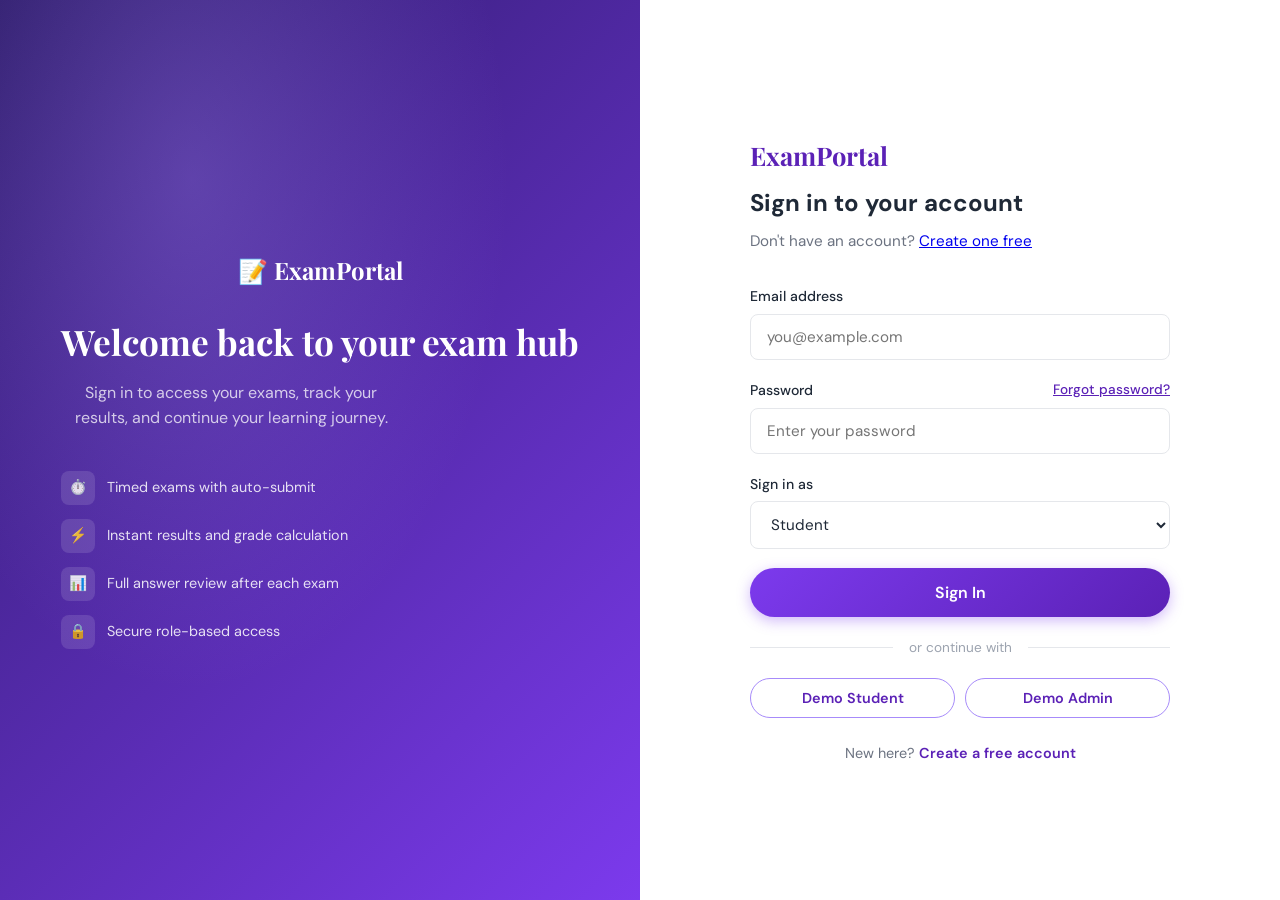
<file: src/main/resources/static/login.html>
<!DOCTYPE html>
<html lang="en">
<head>
  <meta charset="UTF-8">
  <meta name="viewport" content="width=device-width, initial-scale=1.0">
  <title>Sign In — ExamPortal</title>
  <link rel="stylesheet" href="css/style.css">
</head>
<body>
<div class="auth-page">

  <!-- LEFT PANEL -->
  <div class="auth-left">
    <div class="auth-left-content">
      <a href="index.html" style="font-family:var(--font-display);font-size:1.5rem;color:white;font-weight:700;text-decoration:none;display:block;margin-bottom:2rem;">📝 ExamPortal</a>
      <h2>Welcome back to your exam hub</h2>
      <p>Sign in to access your exams, track your results, and continue your learning journey.</p>
      <div class="auth-features">
        <div class="auth-feature">
          <div class="auth-feature-icon">⏱️</div>
          Timed exams with auto-submit
        </div>
        <div class="auth-feature">
          <div class="auth-feature-icon">⚡</div>
          Instant results and grade calculation
        </div>
        <div class="auth-feature">
          <div class="auth-feature-icon">📊</div>
          Full answer review after each exam
        </div>
        <div class="auth-feature">
          <div class="auth-feature-icon">🔒</div>
          Secure role-based access
        </div>
      </div>
    </div>
  </div>

  <!-- RIGHT PANEL -->
  <div class="auth-right">
    <div class="auth-form-box">
      <span class="logo">ExamPortal</span>
      <h1>Sign in to your account</h1>
      <p class="subtitle">Don't have an account? <a href="register.html">Create one free</a></p>

      <div id="error-msg" class="alert alert-error hidden"></div>

      <div class="form-group">
        <label class="form-label">Email address</label>
        <input type="email" id="email" class="form-input" placeholder="you@example.com">
      </div>

      <div class="form-group">
        <label class="form-label" style="display:flex;justify-content:space-between;">
          Password <a href="#" style="color:var(--purple-main);font-weight:500;font-size:0.85rem;">Forgot password?</a>
        </label>
        <input type="password" id="password" class="form-input" placeholder="Enter your password">
      </div>

      <div class="form-group">
        <label class="form-label">Sign in as</label>
        <select id="role" class="form-select">
          <option value="STUDENT">Student</option>
          <option value="ADMIN">Admin</option>
        </select>
      </div>

      <button class="btn btn-primary btn-full btn-lg" onclick="handleLogin()">Sign In</button>

      <div class="divider">or continue with</div>

      <div style="display:grid;grid-template-columns:1fr 1fr;gap:10px;">
        <button class="btn btn-outline" onclick="demoLogin('student')">Demo Student</button>
        <button class="btn btn-outline" onclick="demoLogin('admin')">Demo Admin</button>
      </div>

      <div class="auth-link">
        New here? <a href="register.html">Create a free account</a>
      </div>
    </div>
  </div>
</div>

<script>
  async function handleLogin() {
    const email    = document.getElementById('email').value.trim();
    const password = document.getElementById('password').value.trim();
    const role     = document.getElementById('role').value;

    if (!email || !password) {
      showError('Please fill in all fields.'); return;
    }

    try {
      const response = await fetch('/api/auth/login', {
        method: 'POST',
        headers: {
          'Content-Type': 'application/json',
        },
        body: JSON.stringify({ email, password })
      });

      const data = await response.json();

      if (data.success) {
        // Verify role matches
        if (data.role !== role) {
          showError(`Invalid role. You are registered as ${data.role}.`); return;
        }

        // Save session
        localStorage.setItem('ep_session', JSON.stringify(data));

        // Redirect
        if (data.role === 'ADMIN') {
          window.location.href = 'admin.html';
        } else {
          window.location.href = 'student.html';
        }
      } else {
        showError(data.message || 'Login failed. Please try again.');
      }
    } catch (error) {
      console.error('Login error:', error);
      showError('Network error. Please check your connection and try again.');
    }
  }

  function demoLogin(type) {
    if (type === 'student') {
      document.getElementById('email').value    = 'priya@exam.com';
      document.getElementById('password').value = 'priya123';
      document.getElementById('role').value     = 'STUDENT';
    } else {
      document.getElementById('email').value    = 'admin@exam.com';
      document.getElementById('password').value = 'admin123';
      document.getElementById('role').value     = 'ADMIN';
    }
  }

  function showError(msg) {
    const el = document.getElementById('error-msg');
    el.textContent = msg;
    el.classList.remove('hidden');
  }

  // Enter key support
  document.addEventListener('keydown', e => { if (e.key === 'Enter') handleLogin(); });

  // If already logged in redirect
  const session = localStorage.getItem('ep_session');
  if (session) {
    const u = JSON.parse(session);
    window.location.href = u.role === 'ADMIN' ? 'admin.html' : 'student.html';
  }
</script>
</body>
</html>
</file>
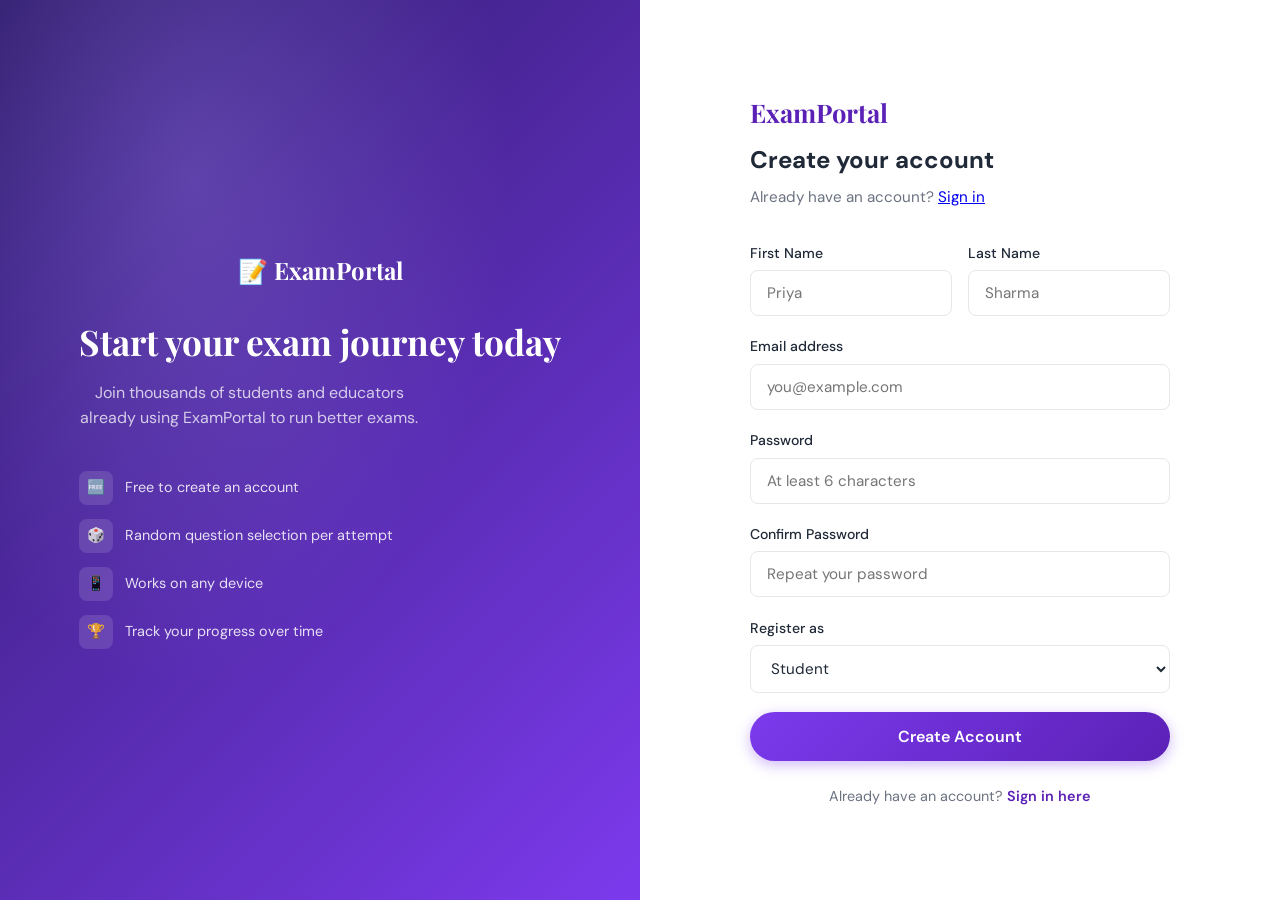
<file: src/main/resources/static/register.html>
<!DOCTYPE html>
<html lang="en">
<head>
  <meta charset="UTF-8">
  <meta name="viewport" content="width=device-width, initial-scale=1.0">
  <title>Create Account — ExamPortal</title>
  <link rel="stylesheet" href="css/style.css">
</head>
<body>
<div class="auth-page">

  <!-- LEFT PANEL -->
  <div class="auth-left">
    <div class="auth-left-content">
      <a href="index.html" style="font-family:var(--font-display);font-size:1.5rem;color:white;font-weight:700;text-decoration:none;display:block;margin-bottom:2rem;">📝 ExamPortal</a>
      <h2>Start your exam journey today</h2>
      <p>Join thousands of students and educators already using ExamPortal to run better exams.</p>
      <div class="auth-features">
        <div class="auth-feature">
          <div class="auth-feature-icon">🆓</div>
          Free to create an account
        </div>
        <div class="auth-feature">
          <div class="auth-feature-icon">🎲</div>
          Random question selection per attempt
        </div>
        <div class="auth-feature">
          <div class="auth-feature-icon">📱</div>
          Works on any device
        </div>
        <div class="auth-feature">
          <div class="auth-feature-icon">🏆</div>
          Track your progress over time
        </div>
      </div>
    </div>
  </div>

  <!-- RIGHT PANEL -->
  <div class="auth-right">
    <div class="auth-form-box">
      <span class="logo">ExamPortal</span>
      <h1>Create your account</h1>
      <p class="subtitle">Already have an account? <a href="login.html">Sign in</a></p>

      <div id="error-msg" class="alert alert-error hidden"></div>
      <div id="success-msg" class="alert alert-success hidden"></div>

      <div class="form-row">
        <div class="form-group">
          <label class="form-label">First Name</label>
          <input type="text" id="fname" class="form-input" placeholder="Priya">
        </div>
        <div class="form-group">
          <label class="form-label">Last Name</label>
          <input type="text" id="lname" class="form-input" placeholder="Sharma">
        </div>
      </div>

      <div class="form-group">
        <label class="form-label">Email address</label>
        <input type="email" id="email" class="form-input" placeholder="you@example.com">
      </div>

      <div class="form-group">
        <label class="form-label">Password</label>
        <input type="password" id="password" class="form-input" placeholder="At least 6 characters">
      </div>

      <div class="form-group">
        <label class="form-label">Confirm Password</label>
        <input type="password" id="confirm" class="form-input" placeholder="Repeat your password">
      </div>

      <div class="form-group">
        <label class="form-label">Register as</label>
        <select id="role" class="form-select">
          <option value="STUDENT">Student</option>
          <option value="ADMIN">Admin</option>
        </select>
      </div>

      <button class="btn btn-primary btn-full btn-lg" onclick="handleRegister()">Create Account</button>

      <div class="auth-link">
        Already have an account? <a href="login.html">Sign in here</a>
      </div>
    </div>
  </div>
</div>

<script>
  async function handleRegister() {
    const fname    = document.getElementById('fname').value.trim();
    const lname    = document.getElementById('lname').value.trim();
    const email    = document.getElementById('email').value.trim();
    const password = document.getElementById('password').value;
    const confirm  = document.getElementById('confirm').value;
    const role     = document.getElementById('role').value;

    // Validation
    if (!fname || !lname || !email || !password || !confirm) {
      showError('Please fill in all fields.'); return;
    }
    if (!email.includes('@')) {
      showError('Please enter a valid email address.'); return;
    }
    if (password.length < 6) {
      showError('Password must be at least 6 characters.'); return;
    }
    if (password !== confirm) {
      showError('Passwords do not match.'); return;
    }

    try {
      const response = await fetch('/api/auth/register', {
        method: 'POST',
        headers: {
          'Content-Type': 'application/json',
        },
        body: JSON.stringify({ 
          name: `${fname} ${lname}`, 
          email, 
          password, 
          role 
        })
      });

      const data = await response.json();

      if (data.success) {
        // Show success message and redirect to login
        showSuccess('Registration successful! Redirecting to login...');
        setTimeout(() => {
          window.location.href = 'Login.html';
        }, 2000);
      } else {
        showError(data.message || 'Registration failed. Please try again.');
      }
    } catch (error) {
      console.error('Registration error:', error);
      showError('Network error. Please check your connection and try again.');
    }
  }

  function showError(msg) {
    const el = document.getElementById('error-msg');
    el.textContent = msg;
    el.classList.remove('hidden');
    document.getElementById('success-msg').classList.add('hidden');
  }

  function showSuccess(msg) {
    const el = document.getElementById('success-msg');
    el.textContent = msg;
    el.classList.remove('hidden');
    document.getElementById('error-msg').classList.add('hidden');
  }

  // Enter key support
  document.addEventListener('keydown', e => { if (e.key === 'Enter') handleRegister(); });
</script>
</body>
</html>
</file>
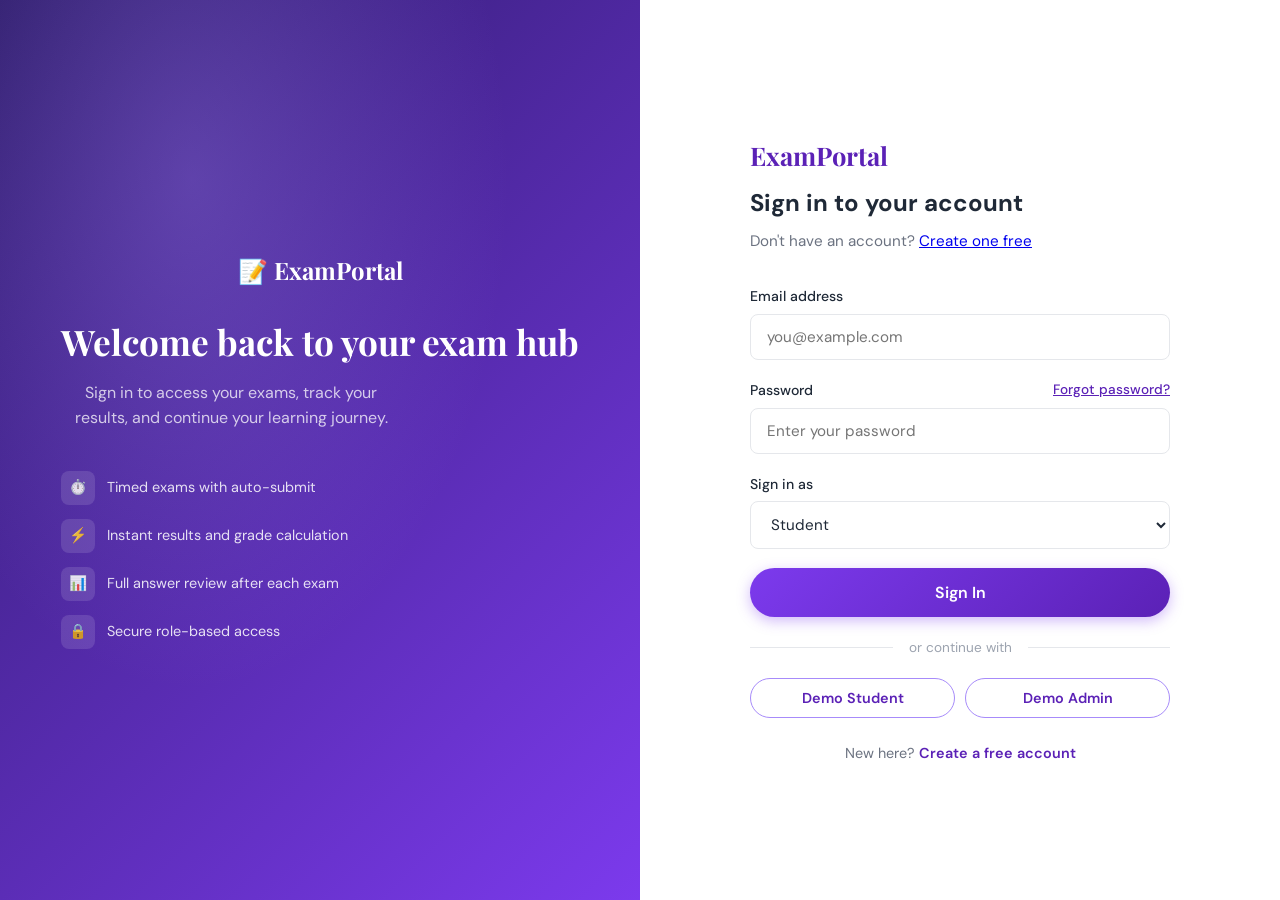
<file: src/main/resources/static/result.html>
<!DOCTYPE html>
<html lang="en">
<head>
  <meta charset="UTF-8">
  <meta name="viewport" content="width=device-width, initial-scale=1.0">
  <title>Result — ExamPortal</title>
  <link rel="stylesheet" href="css/style.css">
  <style>
    body { background: var(--gray-100); }
    [data-theme="dark"] body { background: #0f172a; }
    [data-theme="dark"] .review-item { background: #1a1a2e; border-color: #1e293b; }
    [data-theme="dark"] .review-q { color: #e2e8f0; }
    [data-theme="dark"] .review-answers { color: #94a3b8; }
    [data-theme="dark"] .option.correct { background: #064e3b; border-color: #059669; }
    [data-theme="dark"] .option.wrong   { background: #7f1d1d; border-color: #dc2626; }
  </style>
</head>
<body>

<!-- TOP NAV -->
<nav style="position:sticky;top:0;background:white;border-bottom:1px solid #E5E7EB;padding:1rem 2rem;display:flex;align-items:center;justify-content:space-between;z-index:10;">
  <a href="index.html" style="font-family:var(--font-display);font-size:1.2rem;color:var(--purple-main);font-weight:700;text-decoration:none;">📝 ExamPortal</a>
  <div style="display:flex;gap:10px;">
    <button class="btn btn-outline" onclick="window.location.href='student.html'">Back to Dashboard</button>
  </div>
</nav>

<!-- RESULT HERO -->
<div class="result-hero" id="result-hero">
  <div class="result-score-ring" id="score-ring">
    <div class="result-pct" id="result-pct">0%</div>
    <div class="result-pct-label">Score</div>
  </div>
  <div class="result-grade" id="result-grade">—</div>
  <div class="result-sub" id="result-sub">Loading...</div>
  <div class="result-stats">
    <div class="result-stat">
      <strong id="rs-correct">0</strong>
      <span>Correct</span>
    </div>
    <div class="result-stat">
      <strong id="rs-wrong">0</strong>
      <span>Wrong</span>
    </div>
    <div class="result-stat">
      <strong id="rs-skipped">0</strong>
      <span>Skipped</span>
    </div>
    <div class="result-stat">
      <strong id="rs-total">0</strong>
      <span>Total</span>
    </div>
  </div>
  <div style="margin-top:2rem;display:flex;gap:12px;justify-content:center;position:relative;">
    <button class="btn btn-white" onclick="window.location.href='student.html'">Back to Dashboard</button>
    <button class="btn btn-outline" style="border-color:rgba(255,255,255,0.4);color:white;" onclick="window.location.href='student.html?tab=exams'">Try Another Exam</button>
  </div>
</div>

<!-- RESULT BODY -->
<div class="result-body">

  <!-- SCORE BREAKDOWN -->
  <div class="card" style="margin-bottom:1.5rem;">
    <div class="card-header">
      <span class="card-title">Score Breakdown</span>
      <span id="auto-submit-badge"></span>
    </div>
    <div class="card-body">
      <div style="display:grid;grid-template-columns:repeat(3,1fr);gap:1rem;text-align:center;">
        <div style="padding:1rem;background:var(--gray-100);border-radius:var(--radius-sm);">
          <div style="font-size:1.5rem;font-weight:700;color:var(--success);" id="sb-correct">0</div>
          <div style="font-size:0.8rem;color:var(--gray-400);">Correct Answers</div>
        </div>
        <div style="padding:1rem;background:var(--gray-100);border-radius:var(--radius-sm);">
          <div style="font-size:1.5rem;font-weight:700;color:var(--danger);" id="sb-wrong">0</div>
          <div style="font-size:0.8rem;color:var(--gray-400);">Wrong Answers</div>
        </div>
        <div style="padding:1rem;background:var(--gray-100);border-radius:var(--radius-sm);">
          <div style="font-size:1.5rem;font-weight:700;color:var(--accent);" id="sb-skipped">0</div>
          <div style="font-size:0.8rem;color:var(--gray-400);">Skipped</div>
        </div>
      </div>
      <div style="margin-top:1.2rem;">
        <div style="display:flex;justify-content:space-between;font-size:0.85rem;color:var(--gray-600);margin-bottom:6px;">
          <span>Performance</span>
          <span id="sb-pct">0%</span>
        </div>
        <div style="height:10px;background:#E5E7EB;border-radius:5px;overflow:hidden;">
          <div id="sb-bar" style="height:100%;border-radius:5px;transition:width 1s ease;width:0%;background:linear-gradient(90deg,var(--purple-mid),var(--purple-light));"></div>
        </div>
      </div>
    </div>
  </div>

  <!-- ANSWER REVIEW -->
  <div style="font-size:1rem;font-weight:600;color:var(--gray-800);margin-bottom:1rem;">Answer Review</div>
  <div id="review-list"></div>
</div>

<script>
  // Apply theme
  if (localStorage.getItem('ep_theme') === 'dark') {
    document.documentElement.setAttribute('data-theme','dark');
  }

  // API function to fetch result
  async function fetchResult(resultId) {
    try {
      const session = JSON.parse(localStorage.getItem('ep_session') || 'null');
      if (!session) {
        window.location.href = 'login.html';
        return null;
      }
      
      const response = await fetch(`/api/results/${session.id}/${resultId}`);
      if (response.ok) {
        return await response.json();
      } else {
        // If specific result not found, try to get latest result
        const allResultsResponse = await fetch(`/api/results/${session.id}`);
        const allResults = await allResultsResponse.json();
        return allResults[allResults.length - 1] || null;
      }
    } catch (error) {
      console.error('Error fetching result:', error);
      return null;
    }
  }

  // Load result
  async function loadResult() {
    const resultId = localStorage.getItem('ep_last_result') || localStorage.getItem('ep_view_result');
    const result = await fetchResult(resultId);

    if (!result) { 
      window.location.href = 'student.html'; 
      return;
    }

    // Process and display result
    displayResult(result);
  }

  async function displayResult(result) {
    const pct     = Math.round(result.percentage);
    const skipped = result.answers ? result.answers.filter(a => a === null).length : 0;
    const wrong   = result.total - result.score - skipped;

    // Hero
    document.getElementById('result-pct').textContent   = pct + '%';
    document.getElementById('result-grade').textContent  = result.grade;
    document.getElementById('result-sub').textContent    = result.studentName + ' — ' + result.examTitle + ' — ' + new Date(result.date).toLocaleString();

    document.getElementById('rs-correct').textContent  = result.score;
    document.getElementById('rs-wrong').textContent    = wrong;
    document.getElementById('rs-skipped').textContent  = skipped;
    document.getElementById('rs-total').textContent    = result.total;

    // Color ring based on score
    const ring = document.getElementById('score-ring');
    if (pct >= 80) ring.style.borderColor = '#10B981';
    else if (pct >= 60) ring.style.borderColor = '#A78BFA';
    else if (pct >= 40) ring.style.borderColor = '#F59E0B';
    else ring.style.borderColor = '#EF4444';
    document.getElementById('result-pct').style.color = ring.style.borderColor;

    // Breakdown
    document.getElementById('sb-correct').textContent = result.score;
    document.getElementById('sb-wrong').textContent   = wrong;
    document.getElementById('sb-skipped').textContent = skipped;
    document.getElementById('sb-pct').textContent     = pct + '%';

    if (result.autoSubmit) {
      document.getElementById('auto-submit-badge').innerHTML =
        '<span class="badge badge-amber">⏰ Auto-submitted</span>';
    }

    // Animate bar
    setTimeout(() => {
      document.getElementById('sb-bar').style.width = pct + '%';
    }, 300);

    // Review list - only if questions data is available
    if (result.questions && result.answers) {
      const reviewEl = document.getElementById('review-list');
      reviewEl.innerHTML = result.questions.map((q, i) => {
        const ua      = result.answers[i];
        const isRight = ua === ['A', 'B', 'C', 'D'].indexOf(q.correctOption);
        const isSkip  = ua === null || ua === undefined;
        const status  = isRight ? 'ok' : isSkip ? 'skip' : 'bad';
        const icon    = isRight ? '✓' : isSkip ? '—' : '✗';

        const options = [q.optionA, q.optionB, q.optionC, q.optionD];
        const opts = options.map((o, oi) => {
          let cls = '';
          if (oi === ['A', 'B', 'C', 'D'].indexOf(q.correctOption)) cls = 'correct';
          else if (oi === ua && !isRight) cls = 'wrong';
          return `<div class="option ${cls}" style="pointer-events:none;margin-bottom:8px;">
            <div class="option-letter" style="flex-shrink:0;">${String.fromCharCode(65+oi)}</div>
            ${o}
            ${oi === ['A', 'B', 'C', 'D'].indexOf(q.correctOption) ? '<span style="margin-left:auto;font-size:0.8rem;color:var(--success);font-weight:600;">✓ Correct</span>' : ''}
            ${oi === ua && !isRight ? '<span style="margin-left:auto;font-size:0.8rem;color:var(--danger);font-weight:600;">Your answer</span>' : ''}
          </div>`;
        }).join('');

        return `<div class="review-item">
          <div class="review-item-top">
            <div class="review-status-icon ${status}">${icon}</div>
            <div class="review-q"><strong>Q${i+1}.</strong> ${q.questionText}</div>
          </div>
          <div style="margin-left:40px;">${opts}</div>
          ${isSkip ? '<div style="margin-left:40px;font-size:0.85rem;color:var(--accent);margin-top:8px;">⚠️ This question was skipped</div>' : ''}
        </div>`;
      }).join('');
    }
  }

  // Initialize the page
  loadResult();
</script>
</body>
</html>
</file>
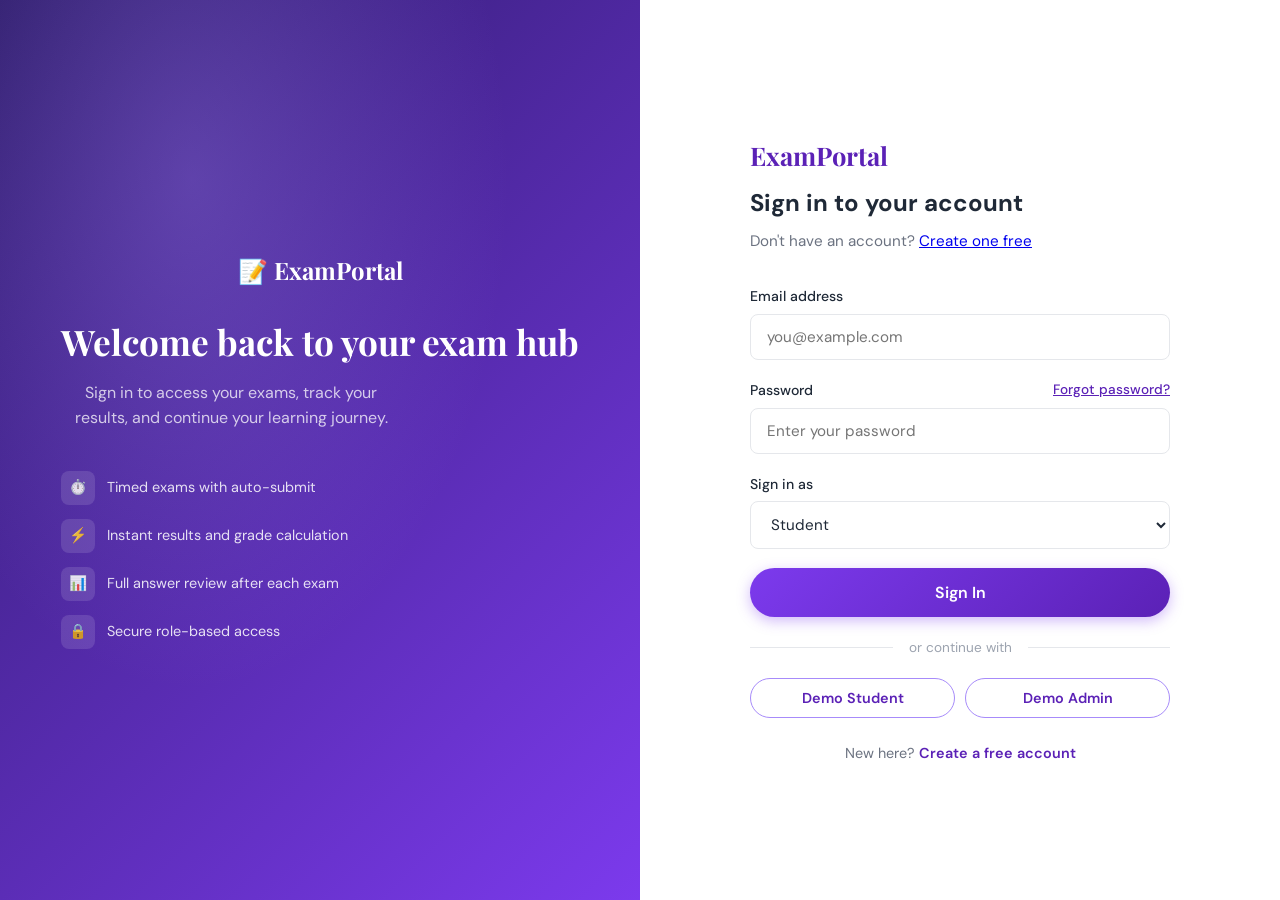
<file: src/main/resources/static/student.html>
<!DOCTYPE html>
<html lang="en">
<head>
  <meta charset="UTF-8">
  <meta name="viewport" content="width=device-width, initial-scale=1.0">
  <title>Student Dashboard — ExamPortal</title>
  <link rel="stylesheet" href="css/style.css">
  <style>
    [data-theme="dark"] {
      --white: #1a1a2e;
      --gray-100: #16213e;
      --gray-200: #0f3460;
      --gray-800: #e2e8f0;
      --gray-600: #94a3b8;
      --gray-400: #64748b;
      --purple-ghost: #1e1b4b;
      --purple-pale: #2d1b69;
    }
    [data-theme="dark"] body { background: #0f172a; color: #e2e8f0; }
    [data-theme="dark"] .sidebar { background: linear-gradient(180deg,#0f0a2e 0%,#1e1b4b 100%); }
    [data-theme="dark"] .main-content { background: #0f172a; }
    [data-theme="dark"] .topbar { background: #1a1a2e; border-color: #1e293b; }
    [data-theme="dark"] .stat-card,
    [data-theme="dark"] .card,
    [data-theme="dark"] .exam-card,
    [data-theme="dark"] .q-navigator,
    [data-theme="dark"] .q-progress-card { background: #1a1a2e; border-color: #1e293b; }
    [data-theme="dark"] .table th { background: #0f172a; color: #64748b; }
    [data-theme="dark"] .table td { border-color: #1e293b; color: #e2e8f0; }
    [data-theme="dark"] .table tr:hover td { background: #1e293b; }
    [data-theme="dark"] .option { background: #1a1a2e; border-color: #1e293b; color: #e2e8f0; }
    [data-theme="dark"] .option:hover { background: #1e1b4b; }
    [data-theme="dark"] .form-input,
    [data-theme="dark"] .form-select { background: #1a1a2e; border-color: #1e293b; color: #e2e8f0; }
    [data-theme="dark"] .topbar-title { color: #e2e8f0; }
    [data-theme="dark"] .stat-value { color: #e2e8f0; }
    [data-theme="dark"] .card-title { color: #e2e8f0; }
    [data-theme="dark"] .exam-card-title { color: #e2e8f0; }
    [data-theme="dark"] .feature-title { color: #e2e8f0; }
    [data-theme="dark"] .modal { background: #1a1a2e; }
    [data-theme="dark"] .modal-title { color: #e2e8f0; }

    .theme-toggle {
      width: 42px; height: 24px; border-radius: 12px;
      background: rgba(255,255,255,0.2); border: none; cursor: pointer;
      position: relative; transition: background 0.3s;
    }
    .theme-toggle::after {
      content: ''; position: absolute; top: 3px; left: 3px;
      width: 18px; height: 18px; border-radius: 50%;
      background: white; transition: transform 0.3s;
    }
    [data-theme="dark"] .theme-toggle { background: var(--purple-light); }
    [data-theme="dark"] .theme-toggle::after { transform: translateX(18px); }

    .welcome-banner {
      background: linear-gradient(135deg, var(--purple-deep), var(--purple-mid));
      border-radius: var(--radius-lg); padding: 2rem;
      color: white; margin-bottom: 1.5rem;
      display: flex; align-items: center; justify-content: space-between;
      position: relative; overflow: hidden;
    }
    .welcome-banner::before {
      content: ''; position: absolute;
      right: -40px; top: -40px; width: 200px; height: 200px;
      background: rgba(255,255,255,0.05); border-radius: 50%;
    }
    .welcome-banner::after {
      content: ''; position: absolute;
      right: 40px; bottom: -60px; width: 150px; height: 150px;
      background: rgba(255,255,255,0.05); border-radius: 50%;
    }
    .welcome-text h2 { font-family: var(--font-display); font-size: 1.5rem; margin-bottom: 0.3rem; }
    .welcome-text p { color: rgba(255,255,255,0.75); font-size: 0.95rem; }
    .welcome-emoji { font-size: 4rem; position: relative; z-index: 1; }

    .section-head { display: flex; align-items: center; justify-content: space-between; margin-bottom: 1rem; }
    .section-head-title { font-weight: 600; font-size: 1rem; color: var(--gray-800); }

    .result-row { display: flex; align-items: center; gap: 12px; padding: 12px 0; border-bottom: 1px solid #F3F4F6; }
    [data-theme="dark"] .result-row { border-color: #1e293b; }
    .result-row:last-child { border-bottom: none; }
    .result-row-icon { width: 40px; height: 40px; border-radius: var(--radius-sm); background: var(--purple-pale); display: flex; align-items: center; justify-content: center; font-size: 1.1rem; flex-shrink: 0; }
    .result-row-info { flex: 1; }
    .result-row-name { font-weight: 500; font-size: 0.9rem; color: var(--gray-800); }
    .result-row-date { font-size: 0.8rem; color: var(--gray-400); }
    .result-row-score { text-align: right; }
    .result-row-pct { font-weight: 700; font-size: 1rem; color: var(--purple-main); }
    .result-row-grade { font-size: 0.78rem; color: var(--gray-400); }

    .empty-state { text-align: center; padding: 3rem 1rem; }
    .empty-state-icon { font-size: 3rem; margin-bottom: 1rem; }
    .empty-state-title { font-weight: 600; color: var(--gray-800); margin-bottom: 0.4rem; }
    .empty-state-desc { font-size: 0.9rem; color: var(--gray-400); }

    /* VIEWS */
    .view { display: none; }
    .view.active { display: block; animation: fadeIn 0.3s ease; }
  </style>
</head>
<body>
<div class="dashboard-layout" id="app">

  <!-- SIDEBAR -->
  <aside class="sidebar">
    <div class="sidebar-logo">
      <div class="sidebar-logo-icon">📝</div>
      ExamPortal
    </div>
    <div class="sidebar-section">
      <div class="sidebar-label">Menu</div>
      <button class="sidebar-item active" onclick="showView('dashboard', this)">
        <span class="icon">🏠</span> Dashboard
      </button>
      <button class="sidebar-item" onclick="showView('exams', this)">
        <span class="icon">📋</span> Available Exams
      </button>
      <button class="sidebar-item" onclick="showView('questionbank', this)">
        <span class="icon">📚</span> Question Bank
      </button>
      <button class="sidebar-item" onclick="showView('results', this)">
        <span class="icon">📊</span> My Results
      </button>
      <button class="sidebar-item" onclick="showView('profile', this)">
        <span class="icon">👤</span> My Profile
      </button>
    </div>
    <div class="sidebar-bottom">
      <div style="display:flex;align-items:center;justify-content:space-between;padding:10px 14px;margin-bottom:8px;">
        <span style="color:rgba(255,255,255,0.6);font-size:0.85rem;">Dark Mode</span>
        <button class="theme-toggle" id="theme-toggle" onclick="toggleTheme()"></button>
      </div>
      <div class="sidebar-user">
        <div class="sidebar-avatar" id="sidebar-avatar">PS</div>
        <div>
          <div class="sidebar-user-name" id="sidebar-name">Priya Sharma</div>
          <div class="sidebar-user-role">Student</div>
        </div>
      </div>
      <button class="sidebar-item" onclick="logout()" style="margin-top:8px;">
        <span class="icon">🚪</span> Sign Out
      </button>
    </div>
  </aside>

  <!-- MAIN -->
  <main class="main-content">
    <div class="topbar">
      <div>
        <div class="topbar-title" id="topbar-title">Dashboard</div>
        <div class="topbar-sub" id="topbar-sub">Welcome back!</div>
      </div>
      <div style="display:flex;align-items:center;gap:12px;">
        <span id="topbar-date" style="font-size:0.85rem;color:var(--gray-400);"></span>
        <a href="index.html" class="btn btn-outline" style="padding:6px 16px;font-size:0.85rem;">Home</a>
      </div>
    </div>

    <div class="page-body">

      <!-- DASHBOARD VIEW -->
      <div class="view active" id="view-dashboard">
        <div class="welcome-banner">
          <div class="welcome-text">
            <h2 id="welcome-name">Good morning, Priya!</h2>
            <p>You have <strong id="available-count">3</strong> exams available. Ready to test yourself?</p>
          </div>
          <div class="welcome-emoji">🎓</div>
        </div>

        <div class="stats-grid">
          <div class="stat-card purple">
            <div class="stat-icon purple">📋</div>
            <div class="stat-value" id="stat-available">0</div>
            <div class="stat-label">Exams Available</div>
          </div>
          <div class="stat-card green">
            <div class="stat-icon green">✅</div>
            <div class="stat-value" id="stat-attempted">0</div>
            <div class="stat-label">Exams Attempted</div>
          </div>
          <div class="stat-card amber">
            <div class="stat-icon amber">⭐</div>
            <div class="stat-value" id="stat-avg">—</div>
            <div class="stat-label">Average Score</div>
          </div>
          <div class="stat-card red">
            <div class="stat-icon red">🏆</div>
            <div class="stat-value" id="stat-best">—</div>
            <div class="stat-label">Best Score</div>
          </div>
        </div>

        <div style="display:grid;grid-template-columns:1fr 1fr;gap:1.5rem;">
          <div class="card">
            <div class="card-header">
              <span class="card-title">Recent Results</span>
              <button class="btn btn-outline" style="padding:5px 14px;font-size:0.82rem;" onclick="showView('results',null)">View All</button>
            </div>
            <div class="card-body" id="recent-results-list">
              <div class="empty-state">
                <div class="empty-state-icon">📭</div>
                <div class="empty-state-title">No results yet</div>
                <div class="empty-state-desc">Attempt an exam to see your results here.</div>
              </div>
            </div>
          </div>
          <div class="card">
            <div class="card-header">
              <span class="card-title">Quick Start</span>
            </div>
            <div class="card-body" id="quick-exams-list"></div>
          </div>
        </div>
      </div>

      <!-- EXAMS VIEW -->
      <div class="view" id="view-exams">
        <div class="section-head">
          <span class="section-head-title">Available Exams</span>
          <span id="exam-count-label" style="font-size:0.85rem;color:var(--gray-400);"></span>
        </div>
        <div class="exam-grid" id="exams-grid"></div>
      </div>

      <!-- QUESTION BANK VIEW -->
      <div class="view" id="view-questionbank">
        <div class="section-head">
          <span class="section-head-title">Question Bank & Study Materials</span>
          <span style="font-size:0.85rem;color:var(--gray-400);">Practice and prepare for your exams</span>
        </div>

        <!-- Study Materials Section -->
        <div class="card" style="margin-bottom:1.5rem;">
          <div class="card-header">
            <span class="card-title">📚 Study Materials</span>
          </div>
          <div class="card-body">
            <div style="display:grid;grid-template-columns:repeat(auto-fill, minmax(250px, 1fr));gap:1rem;">
              <div style="border:1px solid var(--purple-mid);border-radius:8px;padding:1rem;background:var(--purple-pale);text-align:center;">
                <div style="font-size:2rem;margin-bottom:0.5rem;">📄</div>
                <div style="font-weight:500;margin-bottom:0.25rem;">Science Notes</div>
                <div style="font-size:0.78rem;color:var(--gray-400);">PDF • 2.5 MB</div>
                <button class="btn btn-primary btn-full" style="margin-top:0.5rem;font-size:0.85rem;">Download</button>
              </div>
              <div style="border:1px solid var(--purple-mid);border-radius:8px;padding:1rem;background:var(--purple-pale);text-align:center;">
                <div style="font-size:2rem;margin-bottom:0.5rem;">📐</div>
                <div style="font-weight:500;margin-bottom:0.25rem;">Math Formulas</div>
                <div style="font-size:0.78rem;color:var(--gray-400);">PDF • 1.8 MB</div>
                <button class="btn btn-primary btn-full" style="margin-top:0.5rem;font-size:0.85rem;">Download</button>
              </div>
              <div style="border:1px solid var(--purple-mid);border-radius:8px;padding:1rem;background:var(--purple-pale);text-align:center;">
                <div style="font-size:2rem;margin-bottom:0.5rem;">🌍</div>
                <div style="font-weight:500;margin-bottom:0.25rem;">Geography Maps</div>
                <div style="font-size:0.78rem;color:var(--gray-400);">PDF • 3.2 MB</div>
                <button class="btn btn-primary btn-full" style="margin-top:0.5rem;font-size:0.85rem;">Download</button>
              </div>
            </div>
          </div>
        </div>

        <!-- Practice Questions Section -->
        <div class="card">
          <div class="card-header">
            <span class="card-title">🎯 Practice Questions</span>
            <select id="qb-filter-subject" class="form-select" style="width:150px;" onchange="loadQuestionBank()">
              <option value="">All Subjects</option>
              <option>Science</option><option>Math</option><option>History</option>
              <option>Geography</option><option>English</option><option>Computer</option>
            </select>
          </div>
          <div class="card-body">
            <div id="questionbank-list"></div>
          </div>
        </div>
      </div>

      <!-- RESULTS VIEW -->
      <div class="view" id="view-results">
        <div class="section-head">
          <span class="section-head-title">My Results</span>
        </div>
        <div class="card">
          <div class="card-body" style="padding:0;">
            <table class="table" id="results-table">
              <thead>
                <tr>
                  <th>Exam</th>
                  <th>Score</th>
                  <th>Percentage</th>
                  <th>Grade</th>
                  <th>Date</th>
                  <th>Action</th>
                </tr>
              </thead>
              <tbody id="results-tbody"></tbody>
            </table>
          </div>
        </div>
      </div>

      <!-- PROFILE VIEW -->
      <div class="view" id="view-profile">
        <div style="max-width:520px;">
          <div class="card" style="margin-bottom:1.5rem;">
            <div class="card-body" style="text-align:center;padding:2.5rem;">
              <div style="width:80px;height:80px;border-radius:50%;background:linear-gradient(135deg,var(--purple-mid),var(--purple-light));display:flex;align-items:center;justify-content:center;font-size:2rem;color:white;font-weight:700;margin:0 auto 1rem;" id="profile-avatar-big">PS</div>
              <div style="font-size:1.2rem;font-weight:600;color:var(--gray-800);margin-bottom:4px;" id="profile-name">Priya Sharma</div>
              <div class="badge badge-purple" style="margin-bottom:1.5rem;">Student</div>
              <div style="display:grid;grid-template-columns:1fr 1fr;gap:10px;text-align:left;">
                <div style="background:var(--gray-100);border-radius:var(--radius-sm);padding:12px;">
                  <div style="font-size:0.78rem;color:var(--gray-400);margin-bottom:4px;">Email</div>
                  <div style="font-size:0.9rem;font-weight:500;color:var(--gray-800);" id="profile-email">priya@exam.com</div>
                </div>
                <div style="background:var(--gray-100);border-radius:var(--radius-sm);padding:12px;">
                  <div style="font-size:0.78rem;color:var(--gray-400);margin-bottom:4px;">Role</div>
                  <div style="font-size:0.9rem;font-weight:500;color:var(--gray-800);">Student</div>
                </div>
                <div style="background:var(--gray-100);border-radius:var(--radius-sm);padding:12px;">
                  <div style="font-size:0.78rem;color:var(--gray-400);margin-bottom:4px;">Exams Attempted</div>
                  <div style="font-size:0.9rem;font-weight:500;color:var(--gray-800);" id="profile-attempted">0</div>
                </div>
                <div style="background:var(--gray-100);border-radius:var(--radius-sm);padding:12px;">
                  <div style="font-size:0.78rem;color:var(--gray-400);margin-bottom:4px;">Best Score</div>
                  <div style="font-size:0.9rem;font-weight:500;color:var(--purple-main);" id="profile-best">—</div>
                </div>
              </div>
            </div>
          </div>
          <button class="btn btn-danger-outline btn-full" onclick="logout()">Sign Out</button>
        </div>
      </div>

    </div>
  </main>
</div>

<!-- CONFIRM MODAL -->
<div class="modal-overlay" id="exam-modal">
  <div class="modal">
    <div class="modal-icon">📋</div>
    <div class="modal-title" id="modal-exam-title">Start Exam?</div>
    <div class="modal-text" id="modal-exam-details">This exam has 10 questions and 10 minutes.</div>
    <div class="modal-actions">
      <button class="btn btn-outline btn-full" onclick="closeModal()">Cancel</button>
      <button class="btn btn-primary btn-full" onclick="startExam()">Start Exam</button>
    </div>
  </div>
</div>

<script>
  // ── DATA ──
  async function fetchExams() {
    try {
      const response = await fetch('/api/exams');
      return await response.json();
    } catch (error) {
      console.error('Error fetching exams:', error);
      return [];
    }
  }

  async function fetchMyResults() {
    try {
      const session = getSession();
      const response = await fetch(`/api/results/${session.id}`);
      return await response.json();
    } catch (error) {
      console.error('Error fetching results:', error);
      return [];
    }
  }

  function getSession() { return JSON.parse(localStorage.getItem('ep_session') || 'null'); }

  // ── AUTH CHECK ──
  const session = getSession();
  if (!session || session.role !== 'STUDENT') { window.location.href = 'login.html'; }

  // ── INIT ──
  document.addEventListener('DOMContentLoaded', () => {
    // Set user info
    const initials = session.name.split(' ').map(n => n[0]).join('').toUpperCase().slice(0,2);
    document.getElementById('sidebar-avatar').textContent = initials;
    document.getElementById('sidebar-name').textContent   = session.name;
    document.getElementById('profile-avatar-big').textContent = initials;
    document.getElementById('profile-name').textContent   = session.name;
    document.getElementById('profile-email').textContent  = session.email;

    // Greeting
    const hour = new Date().getHours();
    const greet = hour < 12 ? 'Good morning' : hour < 17 ? 'Good afternoon' : 'Good evening';
    document.getElementById('welcome-name').textContent = greet + ', ' + session.name.split(' ')[0] + '!';

    // Date
    document.getElementById('topbar-date').textContent = new Date().toLocaleDateString('en-IN', { weekday:'short', day:'numeric', month:'short' });

    // Theme
    if (localStorage.getItem('ep_theme') === 'dark') {
      document.documentElement.setAttribute('data-theme', 'dark');
    }

    loadDashboard();
    loadExams();
    loadResults();
  });

  async function loadDashboard() {
    try {
      const [exams, results] = await Promise.all([
        fetchExams(),
        fetchMyResults()
      ]);

      document.getElementById('stat-available').textContent  = exams.length;
      document.getElementById('stat-attempted').textContent  = results.length;
      document.getElementById('available-count').textContent = exams.length;
      document.getElementById('profile-attempted').textContent = results.length;

      if (results.length) {
        const avg  = Math.round(results.reduce((s, r) => s + r.percentage, 0) / results.length);
        const best = Math.round(Math.max(...results.map(r => r.percentage)));
        document.getElementById('stat-avg').textContent    = avg + '%';
        document.getElementById('stat-best').textContent   = best + '%';
        document.getElementById('profile-best').textContent = best + '%';
      }

      // Recent results
      const recentEl = document.getElementById('recent-results-list');
      if (results.length) {
        recentEl.innerHTML = results.slice(-3).reverse().map(r => `
          <div class="result-row">
            <div class="result-row-icon">📋</div>
            <div class="result-row-info">
              <div class="result-row-name">${r.examTitle}</div>
              <div class="result-row-date">${r.date ? new Date(r.date).toLocaleDateString() : 'N/A'}</div>
            </div>
            <div class="result-row-score">
              <div class="result-row-pct">${Math.round(r.percentage)}%</div>
              <div class="result-row-grade">${r.grade || 'N/A'}</div>
            </div>
          </div>`).join('');
      }

      // Quick start exams
      const quickEl = document.getElementById('quick-exams-list');
      quickEl.innerHTML = exams.slice(0,3).map(e => `
        <div style="display:flex;align-items:center;justify-content:space-between;padding:10px 0;border-bottom:1px solid #F3F4F6;">
          <div style="display:flex;align-items:center;gap:10px;">
            <span style="font-size:1.2rem;">📋</span>
            <div>
              <div style="font-size:0.9rem;font-weight:500;color:var(--gray-800);">${e.title}</div>
              <div style="font-size:0.78rem;color:var(--gray-400);">${e.questionCount || 0} questions · ${e.duration} min</div>
            </div>
          </div>
          <button class="btn btn-primary" style="padding:5px 14px;font-size:0.82rem;" onclick="openModal(${e.id})">Start</button>
        </div>`).join('');
    } catch (error) {
      console.error('Error loading dashboard:', error);
    }
  }

  async function loadExams() {
    try {
      const exams = await fetchExams();
      document.getElementById('exam-count-label').textContent = exams.length + ' exams available';
      document.getElementById('exams-grid').innerHTML = exams.map(e => `
        <div class="exam-card" onclick="openModal(${e.id})">
          <div class="exam-card-top">
            <div class="exam-card-icon">📋</div>
            <span class="badge badge-purple">${e.subject || 'Mixed'}</span>
          </div>
          <div class="exam-card-title">${e.title}</div>
          <div class="exam-card-subject">Created by Admin</div>
          <div class="exam-card-meta">
            <span>❓ ${e.questionCount || 0} questions</span>
            <span>⏱️ ${e.duration} min</span>
          </div>
          <button class="btn btn-primary btn-full">Start Exam</button>
        </div>`).join('');
    } catch (error) {
      console.error('Error loading exams:', error);
    }
  }

  async function loadResults() {
    try {
      const results = await fetchMyResults();
      const tbody = document.getElementById('results-tbody');
      if (!results.length) {
        tbody.innerHTML = `<tr><td colspan="6" style="text-align:center;padding:2rem;color:var(--gray-400);">No results yet. Attempt an exam first!</td></tr>`;
        return;
      }
      tbody.innerHTML = results.map(r => `
        <tr>
          <td style="font-weight:500;">${r.examTitle}</td>
          <td>${r.score}/${r.total}</td>
          <td><span class="badge ${r.percentage>=80?'badge-green':r.percentage>=60?'badge-purple':r.percentage>=40?'badge-amber':'badge-red'}">${Math.round(r.percentage)}%</span></td>
          <td>${r.grade || 'N/A'}</td>
          <td style="color:var(--gray-400);font-size:0.85rem;">${r.date ? new Date(r.date).toLocaleDateString() : 'N/A'}</td>
          <td><button class="btn btn-outline" style="padding:4px 12px;font-size:0.8rem;" onclick="viewResult('${r.id}')">Review</button></td>
        </tr>`).join('');
    } catch (error) {
      console.error('Error loading results:', error);
    }
  }

  // ── MODAL ──
  let selectedExamId = null;
  async function openModal(id) {
    selectedExamId = id;
    try {
      const exams = await fetchExams();
      const exam = exams.find(e => e.id === id);
      if (exam) {
        document.getElementById('modal-exam-title').textContent   = exam.title;
        document.getElementById('modal-exam-details').textContent = `${exam.questionCount || 0} questions · ${exam.duration} minutes · Subject: ${exam.subject || 'Mixed'}`;
        document.getElementById('exam-modal').classList.add('active');
      }
    } catch (error) {
      console.error('Error opening modal:', error);
    }
  }
  function closeModal() { document.getElementById('exam-modal').classList.remove('active'); }
  function startExam() {
    localStorage.setItem('ep_current_exam', selectedExamId);
    closeModal();
    window.location.href = 'exam.html';
  }

  function viewResult(id) {
    localStorage.setItem('ep_view_result', id);
    window.location.href = 'result.html';
  }

  // ── QUESTION BANK ──
  async function loadQuestionBank() {
    try {
      const response = await fetch('/api/questions');
      const questions = await response.json();
      const filter = document.getElementById('qb-filter-subject').value;
      const list = filter ? questions.filter(q => q.subject === filter) : questions;
      
      document.getElementById('questionbank-list').innerHTML = list.map(q => `
        <div style="background:var(--gray-100);border-radius:8px;padding:1rem;margin-bottom:1rem;">
          <div style="display:flex;align-items:flex-start;justify-content:space-between;margin-bottom:0.5rem;">
            <span class="badge badge-purple">${q.subject}</span>
            <span style="font-size:0.78rem;color:var(--gray-400);">Question ID: ${q.id}</span>
          </div>
          <div style="font-weight:500;margin-bottom:0.75rem;">${q.questionText}</div>
          <div style="display:grid;grid-template-columns:1fr 1fr;gap:0.5rem;">
            <div style="padding:0.5rem;background:white;border-radius:4px;border:1px solid #E5E7EB;">
              <span style="font-weight:600;color:var(--purple-main);">A.</span> ${q.optionA}
            </div>
            <div style="padding:0.5rem;background:white;border-radius:4px;border:1px solid #E5E7EB;">
              <span style="font-weight:600;color:var(--purple-main);">B.</span> ${q.optionB}
            </div>
            <div style="padding:0.5rem;background:white;border-radius:4px;border:1px solid #E5E7EB;">
              <span style="font-weight:600;color:var(--purple-main);">C.</span> ${q.optionC}
            </div>
            <div style="padding:0.5rem;background:white;border-radius:4px;border:1px solid #E5E7EB;">
              <span style="font-weight:600;color:var(--purple-main);">D.</span> ${q.optionD}
            </div>
          </div>
          <div style="margin-top:0.75rem;padding:0.5rem;background:#D1FAE5;border-radius:4px;border:1px solid #A7F3D0;">
            <span style="font-weight:600;color:#065F46;">✓ Correct Answer: ${q.correctOption}</span>
          </div>
        </div>`).join('');
    } catch (error) {
      console.error('Error loading question bank:', error);
      document.getElementById('questionbank-list').innerHTML = '<div style="text-align:center;padding:2rem;color:var(--gray-400);">Error loading questions. Please try again.</div>';
    }
  }

  // ── NAVIGATION ──
  function showView(name, btn) {
    document.querySelectorAll('.view').forEach(v => v.classList.remove('active'));
    document.querySelectorAll('.sidebar-item').forEach(b => b.classList.remove('active'));
    document.getElementById('view-' + name).classList.add('active');
    if (btn) btn.classList.add('active');
    const titles = { dashboard:'Dashboard', exams:'Available Exams', questionbank:'Question Bank', results:'My Results', profile:'My Profile' };
    document.getElementById('topbar-title').textContent = titles[name] || name;
    
    // Load question bank when switching to question bank view
    if (name === 'questionbank') {
      loadQuestionBank();
    }
  }

  // ── THEME ──
  function toggleTheme() {
    const isDark = document.documentElement.getAttribute('data-theme') === 'dark';
    document.documentElement.setAttribute('data-theme', isDark ? 'light' : 'dark');
    localStorage.setItem('ep_theme', isDark ? 'light' : 'dark');
  }

  function logout() {
    localStorage.removeItem('ep_session');
    window.location.href = 'login.html';
  }
</script>
</body>
</html>
</file>
<file: src/main/resources/static/css/style.css>
@import url('https://fonts.googleapis.com/css2?family=Playfair+Display:wght@400;600;700&family=DM+Sans:wght@300;400;500;600&display=swap');

:root {
  --purple-deep: #2D1B69;
  --purple-main: #5B21B6;
  --purple-mid: #7C3AED;
  --purple-light: #A78BFA;
  --purple-pale: #EDE9FE;
  --purple-ghost: #F5F3FF;
  --white: #FFFFFF;
  --gray-100: #F9FAFB;
  --gray-200: #F3F4F6;
  --gray-400: #9CA3AF;
  --gray-600: #6B7280;
  --gray-800: #1F2937;
  --accent: #F59E0B;
  --accent-light: #FEF3C7;
  --success: #10B981;
  --danger: #f95f5f;
  --shadow-sm: 0 1px 3px rgba(91,33,182,0.08);
  --shadow-md: 0 4px 20px rgba(91,33,182,0.12);
  --shadow-lg: 0 8px 40px rgba(91,33,182,0.18);
  --radius: 14px;
  --radius-sm: 8px;
  --radius-lg: 20px;
  --radius-full: 999px;
  --font-display: 'Playfair Display', serif;
  --font-body: 'DM Sans', sans-serif;
}

* { margin: 0; padding: 0; box-sizing: border-box; }

body {
  font-family: var(--font-body);
  background: var(--white);
  color: var(--gray-800);
  line-height: 1.6;
  overflow-x: hidden;
}

/* ── NAV ── */
nav {
  position: fixed; top: 0; left: 0; right: 0; z-index: 100;
  display: flex; align-items: center; justify-content: space-between;
  padding: 1rem 3rem;
  background: rgba(255,255,255,0.92);
  backdrop-filter: blur(12px);
  border-bottom: 1px solid rgba(91,33,182,0.08);
  transition: all 0.3s;
}

.nav-logo {
  font-family: var(--font-display);
  font-size: 1.5rem;
  font-weight: 700;
  color: var(--purple-main);
  text-decoration: none;
  display: flex; align-items: center; gap: 10px;
}

.nav-logo span {
  width: 36px; height: 36px;
  background: linear-gradient(135deg, var(--purple-mid), var(--purple-main));
  border-radius: 10px;
  display: flex; align-items: center; justify-content: center;
  color: white; font-size: 1rem;
}

.nav-links { display: flex; align-items: center; gap: 2rem; list-style: none; }
.nav-links a {
  text-decoration: none; color: var(--gray-600);
  font-size: 0.95rem; font-weight: 500;
  transition: color 0.2s;
}
.nav-links a:hover { color: var(--purple-main); }

.nav-cta { display: flex; gap: 12px; }

/* ── BUTTONS ── */
.btn {
  display: inline-flex; align-items: center; justify-content: center; gap: 8px;
  padding: 10px 22px; border-radius: var(--radius-full);
  font-family: var(--font-body); font-size: 0.9rem; font-weight: 600;
  cursor: pointer; border: none; text-decoration: none;
  transition: all 0.2s; white-space: nowrap;
}

.btn-outline {
  background: transparent;
  border: 1.5px solid var(--purple-light);
  color: var(--purple-main);
}
.btn-outline:hover { background: var(--purple-pale); border-color: var(--purple-main); }

.btn-primary {
  background: linear-gradient(135deg, var(--purple-mid), var(--purple-main));
  color: white;
  box-shadow: 0 4px 14px rgba(124,58,237,0.35);
}
.btn-primary:hover {
  transform: translateY(-1px);
  box-shadow: 0 6px 20px rgba(124,58,237,0.45);
}

.btn-white {
  background: white; color: var(--purple-main);
  box-shadow: var(--shadow-md);
}
.btn-white:hover { transform: translateY(-1px); box-shadow: var(--shadow-lg); }

.btn-lg { padding: 14px 32px; font-size: 1rem; }
.btn-full { width: 100%; }
.btn-danger-outline {
  background: transparent; border: 1.5px solid #FECACA; color: var(--danger);
}
.btn-danger-outline:hover { background: #FEF2F2; }

/* ── HERO ── */
.hero {
  min-height: 100vh;
  background: linear-gradient(135deg, var(--purple-deep) 0%, var(--purple-main) 50%, var(--purple-mid) 100%);
  display: flex; align-items: center;
  padding: 8rem 3rem 4rem;
  position: relative; overflow: hidden;
}

.hero::before {
  content: '';
  position: absolute; inset: 0;
  background: url("data:image/svg+xml,%3Csvg width='60' height='60' viewBox='0 0 60 60' xmlns='http://www.w3.org/2000/svg'%3E%3Cg fill='none' fill-rule='evenodd'%3E%3Cg fill='%23ffffff' fill-opacity='0.03'%3E%3Ccircle cx='30' cy='30' r='20'/%3E%3C/g%3E%3C/g%3E%3C/svg%3E");
}

.hero-blob {
  position: absolute;
  border-radius: 50%;
  filter: blur(80px);
  opacity: 0.15;
}
.hero-blob-1 { width: 500px; height: 500px; background: #A78BFA; top: -100px; right: -100px; }
.hero-blob-2 { width: 300px; height: 300px; background: #F59E0B; bottom: 50px; left: 10%; }

.hero-content {
  max-width: 1100px; margin: 0 auto;
  display: grid; grid-template-columns: 1fr 1fr; gap: 4rem; align-items: center;
  position: relative; z-index: 1;
}

.hero-badge {
  display: inline-flex; align-items: center; gap: 8px;
  background: rgba(255,255,255,0.12);
  border: 1px solid rgba(255,255,255,0.2);
  padding: 6px 16px; border-radius: var(--radius-full);
  color: rgba(255,255,255,0.9); font-size: 0.85rem; font-weight: 500;
  margin-bottom: 1.5rem;
  animation: fadeInDown 0.6s ease;
}

.hero-badge span { width: 8px; height: 8px; background: var(--accent); border-radius: 50%; }

.hero-title {
  font-family: var(--font-display);
  font-size: clamp(2.5rem, 5vw, 3.8rem);
  font-weight: 700; color: white;
  line-height: 1.15; margin-bottom: 1.5rem;
  animation: fadeInUp 0.7s ease 0.1s both;
}

.hero-title em { color: var(--accent); font-style: normal; }

.hero-desc {
  font-size: 1.1rem; color: rgba(255,255,255,0.8);
  line-height: 1.7; margin-bottom: 2.5rem;
  animation: fadeInUp 0.7s ease 0.2s both;
}

.hero-actions {
  display: flex; gap: 1rem; flex-wrap: wrap;
  animation: fadeInUp 0.7s ease 0.3s both;
}

.hero-stats {
  display: flex; gap: 2rem; margin-top: 3rem;
  animation: fadeInUp 0.7s ease 0.4s both;
}

.hero-stat { color: white; }
.hero-stat strong { display: block; font-size: 1.8rem; font-weight: 700; }
.hero-stat span { font-size: 0.85rem; color: rgba(255,255,255,0.7); }

.hero-visual {
  animation: fadeInRight 0.8s ease 0.2s both;
}

.hero-card {
  background: rgba(255,255,255,0.1);
  backdrop-filter: blur(20px);
  border: 1px solid rgba(255,255,255,0.2);
  border-radius: var(--radius-lg);
  padding: 2rem; color: white;
}

.hero-card-header {
  display: flex; align-items: center; justify-content: space-between;
  margin-bottom: 1.5rem;
}

.hero-card-title { font-weight: 600; font-size: 1.1rem; }
.hero-timer {
  background: rgba(245,158,11,0.2); border: 1px solid rgba(245,158,11,0.4);
  padding: 6px 14px; border-radius: var(--radius-full);
  font-size: 0.9rem; color: var(--accent); font-weight: 600;
  font-family: monospace;
}

.hero-q { font-size: 1rem; font-weight: 500; margin-bottom: 1rem; line-height: 1.5; }

.hero-opts { display: flex; flex-direction: column; gap: 10px; }
.hero-opt {
  background: rgba(255,255,255,0.08);
  border: 1px solid rgba(255,255,255,0.15);
  border-radius: var(--radius-sm); padding: 10px 14px;
  font-size: 0.9rem; cursor: pointer; transition: all 0.2s;
  display: flex; align-items: center; gap: 10px;
}
.hero-opt.selected {
  background: rgba(245,158,11,0.2); border-color: var(--accent);
}
.hero-opt-dot {
  width: 18px; height: 18px; border-radius: 50%;
  border: 2px solid rgba(255,255,255,0.4);
  display: flex; align-items: center; justify-content: center; flex-shrink: 0;
}
.hero-opt.selected .hero-opt-dot {
  border-color: var(--accent); background: var(--accent);
}
.hero-progress { margin-top: 1.5rem; }
.hero-progress-bar {
  height: 6px; background: rgba(255,255,255,0.1);
  border-radius: 3px; overflow: hidden;
}
.hero-progress-fill { height: 100%; width: 45%; background: var(--accent); border-radius: 3px; }
.hero-progress-label {
  display: flex; justify-content: space-between;
  font-size: 0.8rem; color: rgba(255,255,255,0.6); margin-top: 6px;
}

/* ── SECTIONS ── */
.section { padding: 6rem 3rem; }
.section-center { text-align: center; }
.section-tag {
  display: inline-block;
  background: var(--purple-pale); color: var(--purple-main);
  font-size: 0.8rem; font-weight: 600; letter-spacing: 0.05em;
  text-transform: uppercase; padding: 6px 16px;
  border-radius: var(--radius-full); margin-bottom: 1rem;
}

.section-title {
  font-family: var(--font-display);
  font-size: clamp(1.8rem, 4vw, 2.8rem);
  font-weight: 700; color: var(--gray-800);
  line-height: 1.2; margin-bottom: 1rem;
}

.section-desc { font-size: 1.05rem; color: var(--gray-600); max-width: 580px; margin: 0 auto 3rem; }

.container { max-width: 1100px; margin: 0 auto; }

/* ── FEATURES ── */
.features { background: var(--gray-100); }

.features-grid {
  display: grid; grid-template-columns: repeat(3, 1fr); gap: 1.5rem;
}

.feature-card {
  background: white; border-radius: var(--radius);
  padding: 2rem; border: 1px solid rgba(91,33,182,0.06);
  transition: all 0.3s; position: relative; overflow: hidden;
}

.feature-card::before {
  content: ''; position: absolute; top: 0; left: 0; right: 0; height: 3px;
  background: linear-gradient(90deg, var(--purple-mid), var(--purple-light));
  opacity: 0; transition: opacity 0.3s;
}

.feature-card:hover { transform: translateY(-4px); box-shadow: var(--shadow-lg); }
.feature-card:hover::before { opacity: 1; }

.feature-icon {
  width: 52px; height: 52px;
  background: var(--purple-pale); border-radius: var(--radius-sm);
  display: flex; align-items: center; justify-content: center;
  font-size: 1.4rem; margin-bottom: 1.2rem;
}

.feature-title { font-weight: 600; font-size: 1.05rem; margin-bottom: 0.5rem; color: var(--gray-800); }
.feature-desc { font-size: 0.9rem; color: var(--gray-600); line-height: 1.6; }

/* ── HOW IT WORKS ── */
.steps { display: grid; grid-template-columns: repeat(4, 1fr); gap: 1.5rem; position: relative; }

.steps::before {
  content: ''; position: absolute;
  top: 28px; left: 10%; right: 10%; height: 2px;
  background: linear-gradient(90deg, var(--purple-pale), var(--purple-light), var(--purple-pale));
}

.step { text-align: center; position: relative; }
.step-num {
  width: 56px; height: 56px; border-radius: 50%;
  background: linear-gradient(135deg, var(--purple-mid), var(--purple-main));
  color: white; font-weight: 700; font-size: 1.1rem;
  display: flex; align-items: center; justify-content: center;
  margin: 0 auto 1.2rem; position: relative; z-index: 1;
  box-shadow: 0 4px 14px rgba(124,58,237,0.35);
}

.step-title { font-weight: 600; margin-bottom: 0.4rem; color: var(--gray-800); }
.step-desc { font-size: 0.88rem; color: var(--gray-600); }

/* ── TESTIMONIALS ── */
.testimonials { background: var(--purple-ghost); }
.testimonials-grid { display: grid; grid-template-columns: repeat(3, 1fr); gap: 1.5rem; }

.testimonial-card {
  background: white; border-radius: var(--radius);
  padding: 1.75rem; border: 1px solid var(--purple-pale);
  transition: box-shadow 0.3s;
}
.testimonial-card:hover { box-shadow: var(--shadow-md); }

.testimonial-stars { color: var(--accent); font-size: 1rem; margin-bottom: 1rem; }
.testimonial-text { font-size: 0.95rem; color: var(--gray-600); line-height: 1.7; margin-bottom: 1.2rem; font-style: italic; }

.testimonial-author { display: flex; align-items: center; gap: 12px; }
.testimonial-avatar {
  width: 42px; height: 42px; border-radius: 50%;
  background: linear-gradient(135deg, var(--purple-mid), var(--purple-light));
  display: flex; align-items: center; justify-content: center;
  color: white; font-weight: 600; font-size: 0.9rem; flex-shrink: 0;
}
.testimonial-name { font-weight: 600; font-size: 0.9rem; color: var(--gray-800); }
.testimonial-role { font-size: 0.8rem; color: var(--gray-400); }

/* ── CTA BANNER ── */
.cta-banner {
  background: linear-gradient(135deg, var(--purple-deep), var(--purple-main));
  padding: 5rem 3rem; text-align: center; position: relative; overflow: hidden;
}
.cta-banner::before {
  content: ''; position: absolute; inset: 0;
  background: radial-gradient(ellipse at 50% 0%, rgba(167,139,250,0.3) 0%, transparent 60%);
}
.cta-banner .section-title { color: white; position: relative; }
.cta-banner .section-desc { color: rgba(255,255,255,0.75); position: relative; }
.cta-actions { display: flex; justify-content: center; gap: 1rem; position: relative; }

/* ── FOOTER ── */
footer {
  background: var(--gray-800); color: rgba(255,255,255,0.7);
  padding: 3rem; text-align: center; font-size: 0.9rem;
}
footer strong { color: white; }

/* ── AUTH PAGES ── */
.auth-page {
  min-height: 100vh;
  display: grid; grid-template-columns: 1fr 1fr;
}

.auth-left {
  background: linear-gradient(135deg, var(--purple-deep), var(--purple-mid));
  display: flex; flex-direction: column;
  align-items: center; justify-content: center;
  padding: 3rem; text-align: center; position: relative; overflow: hidden;
}

.auth-left::before {
  content: ''; position: absolute; inset: 0;
  background: radial-gradient(ellipse at 30% 20%, rgba(167,139,250,0.3) 0%, transparent 50%);
}

.auth-left-content { position: relative; z-index: 1; }
.auth-left h2 {
  font-family: var(--font-display); font-size: 2.2rem;
  color: white; margin-bottom: 1rem; line-height: 1.2;
}
.auth-left p { color: rgba(255,255,255,0.75); font-size: 1rem; line-height: 1.6; max-width: 340px; }

.auth-features { margin-top: 2.5rem; display: flex; flex-direction: column; gap: 14px; text-align: left; }
.auth-feature {
  display: flex; align-items: center; gap: 12px;
  color: rgba(255,255,255,0.85); font-size: 0.9rem;
}
.auth-feature-icon {
  width: 34px; height: 34px;
  background: rgba(255,255,255,0.12);
  border-radius: var(--radius-sm);
  display: flex; align-items: center; justify-content: center; flex-shrink: 0;
}

.auth-right {
  display: flex; align-items: center; justify-content: center;
  padding: 3rem; background: white;
}

.auth-form-box { width: 100%; max-width: 420px; }

.auth-form-box .logo {
  font-family: var(--font-display); font-size: 1.6rem;
  color: var(--purple-main); font-weight: 700;
  margin-bottom: 0.5rem; display: block;
}

.auth-form-box h1 { font-size: 1.5rem; font-weight: 700; margin-bottom: 0.4rem; color: var(--gray-800); }
.auth-form-box .subtitle { color: var(--gray-600); font-size: 0.95rem; margin-bottom: 2rem; }

.form-group { margin-bottom: 1.2rem; }
.form-label {
  display: block; font-size: 0.88rem; font-weight: 500;
  color: var(--gray-800); margin-bottom: 6px;
}

.form-input {
  width: 100%; padding: 12px 16px;
  border: 1.5px solid #E5E7EB; border-radius: var(--radius-sm);
  font-family: var(--font-body); font-size: 0.95rem; color: var(--gray-800);
  background: white; transition: border-color 0.2s, box-shadow 0.2s;
  outline: none;
}
.form-input:focus {
  border-color: var(--purple-mid);
  box-shadow: 0 0 0 3px rgba(124,58,237,0.12);
}

.form-select {
  width: 100%; padding: 12px 16px;
  border: 1.5px solid #E5E7EB; border-radius: var(--radius-sm);
  font-family: var(--font-body); font-size: 0.95rem; color: var(--gray-800);
  background: white; transition: border-color 0.2s;
  outline: none; cursor: pointer;
}
.form-select:focus { border-color: var(--purple-mid); box-shadow: 0 0 0 3px rgba(124,58,237,0.12); }

.form-row { display: grid; grid-template-columns: 1fr 1fr; gap: 1rem; }

.auth-link {
  text-align: center; margin-top: 1.5rem;
  font-size: 0.9rem; color: var(--gray-600);
}
.auth-link a { color: var(--purple-main); font-weight: 600; text-decoration: none; }
.auth-link a:hover { text-decoration: underline; }

.divider {
  display: flex; align-items: center; gap: 1rem; margin: 1.2rem 0;
  color: var(--gray-400); font-size: 0.85rem;
}
.divider::before, .divider::after {
  content: ''; flex: 1; height: 1px; background: #E5E7EB;
}

/* ── DASHBOARD ── */
.dashboard-layout { display: flex; min-height: 100vh; }

.sidebar {
  width: 260px; flex-shrink: 0;
  background: linear-gradient(180deg, var(--purple-deep) 0%, var(--purple-main) 100%);
  padding: 2rem 1.5rem; position: fixed; top: 0; left: 0; bottom: 0;
  display: flex; flex-direction: column; overflow-y: auto;
}

.sidebar-logo {
  font-family: var(--font-display); font-size: 1.3rem;
  color: white; font-weight: 700; margin-bottom: 2.5rem;
  display: flex; align-items: center; gap: 10px;
}
.sidebar-logo-icon {
  width: 36px; height: 36px; background: rgba(255,255,255,0.15);
  border-radius: 10px; display: flex; align-items: center; justify-content: center;
}

.sidebar-section { margin-bottom: 0.5rem; }
.sidebar-label {
  font-size: 0.7rem; font-weight: 600; letter-spacing: 0.08em;
  text-transform: uppercase; color: rgba(255,255,255,0.4);
  padding: 0 0.75rem; margin-bottom: 0.4rem; margin-top: 1rem;
}

.sidebar-item {
  display: flex; align-items: center; gap: 12px;
  padding: 10px 14px; border-radius: var(--radius-sm);
  color: rgba(255,255,255,0.7); font-size: 0.92rem; font-weight: 500;
  cursor: pointer; transition: all 0.2s; text-decoration: none;
  border: none; background: none; width: 100%; text-align: left;
}
.sidebar-item:hover { background: rgba(255,255,255,0.1); color: white; }
.sidebar-item.active { background: rgba(255,255,255,0.18); color: white; }
.sidebar-item .icon { font-size: 1.1rem; }

.sidebar-bottom { margin-top: auto; padding-top: 1rem; border-top: 1px solid rgba(255,255,255,0.1); }

.sidebar-user {
  display: flex; align-items: center; gap: 12px; padding: 10px 14px;
}
.sidebar-avatar {
  width: 36px; height: 36px; border-radius: 50%;
  background: rgba(255,255,255,0.2);
  display: flex; align-items: center; justify-content: center;
  color: white; font-weight: 600; font-size: 0.85rem; flex-shrink: 0;
}
.sidebar-user-name { font-size: 0.88rem; font-weight: 500; color: white; }
.sidebar-user-role { font-size: 0.75rem; color: rgba(255,255,255,0.5); }

.main-content { margin-left: 260px; flex: 1; background: var(--gray-100); }

.topbar {
  background: white; padding: 1rem 2rem;
  display: flex; align-items: center; justify-content: space-between;
  border-bottom: 1px solid #E5E7EB; position: sticky; top: 0; z-index: 10;
}
.topbar-title { font-size: 1.2rem; font-weight: 600; color: var(--gray-800); }
.topbar-sub { font-size: 0.85rem; color: var(--gray-400); }

.page-body { padding: 2rem; }

/* ── STAT CARDS ── */
.stats-grid { display: grid; grid-template-columns: repeat(4, 1fr); gap: 1.2rem; margin-bottom: 2rem; }

.stat-card {
  background: white; border-radius: var(--radius);
  padding: 1.5rem; border: 1px solid #F3F4F6;
  position: relative; overflow: hidden;
  transition: box-shadow 0.2s;
}
.stat-card:hover { box-shadow: var(--shadow-md); }
.stat-card::after {
  content: ''; position: absolute; bottom: 0; left: 0; right: 0; height: 3px;
}
.stat-card.purple::after { background: linear-gradient(90deg, var(--purple-mid), var(--purple-light)); }
.stat-card.amber::after { background: linear-gradient(90deg, #F59E0B, #FCD34D); }
.stat-card.green::after { background: linear-gradient(90deg, #10B981, #6EE7B7); }
.stat-card.red::after { background: linear-gradient(90deg, #EF4444, #FCA5A5); }

.stat-icon {
  width: 44px; height: 44px; border-radius: var(--radius-sm);
  display: flex; align-items: center; justify-content: center; font-size: 1.2rem;
  margin-bottom: 1rem;
}
.stat-icon.purple { background: var(--purple-pale); }
.stat-icon.amber { background: #FEF3C7; }
.stat-icon.green { background: #D1FAE5; }
.stat-icon.red { background: #FEE2E2; }

.stat-value { font-size: 1.9rem; font-weight: 700; color: var(--gray-800); line-height: 1; }
.stat-label { font-size: 0.85rem; color: var(--gray-400); margin-top: 4px; }

/* ── CARDS ── */
.card {
  background: white; border-radius: var(--radius);
  border: 1px solid #F3F4F6; overflow: hidden;
}
.card-header {
  padding: 1.25rem 1.5rem;
  border-bottom: 1px solid #F3F4F6;
  display: flex; align-items: center; justify-content: space-between;
}
.card-title { font-weight: 600; color: var(--gray-800); font-size: 1rem; }
.card-body { padding: 1.5rem; }

/* ── TABLE ── */
.table { width: 100%; border-collapse: collapse; }
.table th {
  text-align: left; padding: 10px 16px;
  font-size: 0.78rem; font-weight: 600; letter-spacing: 0.05em;
  text-transform: uppercase; color: var(--gray-400);
  background: var(--gray-100); border-bottom: 1px solid #E5E7EB;
}
.table td {
  padding: 14px 16px; font-size: 0.9rem; color: var(--gray-800);
  border-bottom: 1px solid #F3F4F6;
}
.table tr:last-child td { border-bottom: none; }
.table tr:hover td { background: var(--gray-100); }

/* ── BADGES ── */
.badge {
  display: inline-flex; align-items: center;
  padding: 3px 10px; border-radius: var(--radius-full);
  font-size: 0.78rem; font-weight: 600;
}
.badge-purple { background: var(--purple-pale); color: var(--purple-main); }
.badge-green { background: #D1FAE5; color: #065F46; }
.badge-amber { background: #FEF3C7; color: #92400E; }
.badge-red { background: #FEE2E2; color: #991B1B; }

/* ── EXAM CARDS ── */
.exam-grid { display: grid; grid-template-columns: repeat(2, 1fr); gap: 1.2rem; }

.exam-card {
  background: white; border-radius: var(--radius);
  border: 1px solid #F3F4F6; padding: 1.5rem;
  transition: all 0.3s; cursor: pointer;
}
.exam-card:hover { transform: translateY(-3px); box-shadow: var(--shadow-md); border-color: var(--purple-pale); }

.exam-card-top {
  display: flex; align-items: flex-start; justify-content: space-between; margin-bottom: 1rem;
}
.exam-card-icon {
  width: 48px; height: 48px; border-radius: var(--radius-sm);
  background: var(--purple-pale); display: flex; align-items: center;
  justify-content: center; font-size: 1.3rem;
}
.exam-card-title { font-weight: 600; font-size: 1rem; margin-bottom: 4px; color: var(--gray-800); }
.exam-card-subject { font-size: 0.85rem; color: var(--gray-400); }
.exam-card-meta {
  display: flex; gap: 1rem; font-size: 0.85rem; color: var(--gray-600);
  margin-bottom: 1.2rem;
}
.exam-card-meta span { display: flex; align-items: center; gap: 4px; }

/* ── EXAM ENGINE ── */
.exam-page {
  min-height: 100vh; background: var(--gray-100);
  display: flex; flex-direction: column;
}
.exam-topbar {
  background: white; padding: 1rem 2rem;
  display: flex; align-items: center; justify-content: space-between;
  border-bottom: 1px solid #E5E7EB; position: sticky; top: 0; z-index: 10;
}
.exam-title { font-weight: 600; font-size: 1rem; color: var(--gray-800); }

.timer-widget {
  display: flex; align-items: center; gap: 10px;
  background: var(--purple-pale); padding: 8px 18px;
  border-radius: var(--radius-full); border: 1.5px solid var(--purple-light);
}
.timer-widget.warning { background: #FEF3C7; border-color: #FCD34D; }
.timer-widget.danger { background: #FEE2E2; border-color: #FCA5A5; animation: pulse 1s infinite; }
.timer-icon { font-size: 1rem; }
.timer-time { font-family: monospace; font-size: 1.1rem; font-weight: 700; color: var(--purple-main); }
.timer-widget.warning .timer-time { color: #92400E; }
.timer-widget.danger .timer-time { color: var(--danger); }

.exam-body { flex: 1; display: grid; grid-template-columns: 1fr 280px; gap: 1.5rem; padding: 2rem; max-width: 1100px; margin: 0 auto; width: 100%; }

.question-card { background: white; border-radius: var(--radius); padding: 2rem; border: 1px solid #F3F4F6; }
.question-meta { font-size: 0.8rem; color: var(--gray-400); margin-bottom: 0.5rem; }
.question-text { font-size: 1.1rem; font-weight: 500; color: var(--gray-800); margin-bottom: 1.8rem; line-height: 1.6; }

.options { display: flex; flex-direction: column; gap: 12px; }
.option {
  display: flex; align-items: center; gap: 14px;
  padding: 14px 18px; border-radius: var(--radius-sm);
  border: 1.5px solid #E5E7EB; cursor: pointer;
  transition: all 0.2s; font-size: 0.95rem; color: var(--gray-800);
  background: white;
}
.option:hover { border-color: var(--purple-light); background: var(--purple-ghost); }
.option.selected { border-color: var(--purple-mid); background: var(--purple-pale); }
.option.correct { border-color: var(--success); background: #D1FAE5; }
.option.wrong { border-color: var(--danger); background: #FEE2E2; }
.option-letter {
  width: 32px; height: 32px; border-radius: 50%; flex-shrink: 0;
  border: 1.5px solid #E5E7EB;
  display: flex; align-items: center; justify-content: center;
  font-size: 0.85rem; font-weight: 600; color: var(--gray-600);
  transition: all 0.2s;
}
.option.selected .option-letter { border-color: var(--purple-mid); background: var(--purple-mid); color: white; }
.option.correct .option-letter { border-color: var(--success); background: var(--success); color: white; }
.option.wrong .option-letter { border-color: var(--danger); background: var(--danger); color: white; }

.exam-nav { display: flex; justify-content: space-between; align-items: center; margin-top: 2rem; }

.question-panel { display: flex; flex-direction: column; gap: 1.2rem; }

.q-navigator { background: white; border-radius: var(--radius); padding: 1.25rem; border: 1px solid #F3F4F6; }
.q-nav-title { font-size: 0.85rem; font-weight: 600; color: var(--gray-600); margin-bottom: 1rem; }
.q-nav-grid { display: grid; grid-template-columns: repeat(5, 1fr); gap: 6px; }
.q-nav-dot {
  width: 36px; height: 36px; border-radius: var(--radius-sm);
  border: 1.5px solid #E5E7EB; background: white;
  display: flex; align-items: center; justify-content: center;
  font-size: 0.8rem; font-weight: 600; cursor: pointer;
  color: var(--gray-600); transition: all 0.2s;
}
.q-nav-dot.answered { background: var(--purple-pale); border-color: var(--purple-light); color: var(--purple-main); }
.q-nav-dot.current { background: var(--purple-mid); border-color: var(--purple-mid); color: white; }

.q-progress-card { background: white; border-radius: var(--radius); padding: 1.25rem; border: 1px solid #F3F4F6; }
.q-progress-title { font-size: 0.85rem; font-weight: 600; color: var(--gray-600); margin-bottom: 1rem; }
.q-progress-bar { height: 8px; background: #E5E7EB; border-radius: 4px; overflow: hidden; margin-bottom: 8px; }
.q-progress-fill { height: 100%; background: linear-gradient(90deg, var(--purple-mid), var(--purple-light)); border-radius: 4px; transition: width 0.4s; }
.q-progress-labels { display: flex; justify-content: space-between; font-size: 0.8rem; color: var(--gray-400); }

/* ── RESULT PAGE ── */
.result-hero {
  background: linear-gradient(135deg, var(--purple-deep), var(--purple-main));
  padding: 4rem 2rem; text-align: center; color: white;
}
.result-score-ring {
  width: 130px; height: 130px; border-radius: 50%;
  border: 6px solid rgba(255,255,255,0.3);
  display: flex; flex-direction: column; align-items: center; justify-content: center;
  margin: 0 auto 1.5rem; position: relative;
}
.result-score-ring::before {
  content: ''; position: absolute; inset: -6px;
  border-radius: 50%; border: 6px solid transparent;
  border-top-color: var(--accent); border-right-color: var(--accent);
  animation: spin 0s linear; /* set via JS */
}
.result-pct { font-size: 2.2rem; font-weight: 700; }
.result-pct-label { font-size: 0.8rem; color: rgba(255,255,255,0.7); }
.result-grade { font-family: var(--font-display); font-size: 1.8rem; font-weight: 700; margin-bottom: 0.5rem; }
.result-sub { color: rgba(255,255,255,0.75); font-size: 0.95rem; }

.result-stats {
  display: flex; gap: 2rem; justify-content: center; margin-top: 2rem; flex-wrap: wrap;
}
.result-stat {
  background: rgba(255,255,255,0.1); backdrop-filter: blur(10px);
  border: 1px solid rgba(255,255,255,0.2);
  border-radius: var(--radius); padding: 1rem 1.5rem; text-align: center; min-width: 100px;
}
.result-stat strong { display: block; font-size: 1.5rem; font-weight: 700; }
.result-stat span { font-size: 0.8rem; color: rgba(255,255,255,0.7); }

.result-body { max-width: 800px; margin: 0 auto; padding: 2rem; }
.review-item {
  background: white; border-radius: var(--radius); padding: 1.5rem;
  border: 1px solid #F3F4F6; margin-bottom: 1rem;
}
.review-item-top { display: flex; align-items: flex-start; gap: 12px; margin-bottom: 1rem; }
.review-status-icon {
  width: 28px; height: 28px; border-radius: 50%; flex-shrink: 0;
  display: flex; align-items: center; justify-content: center; font-size: 0.8rem; margin-top: 2px;
}
.review-status-icon.ok { background: #D1FAE5; color: #065F46; }
.review-status-icon.bad { background: #FEE2E2; color: #991B1B; }
.review-status-icon.skip { background: #FEF3C7; color: #92400E; }
.review-q { font-size: 0.95rem; font-weight: 500; color: var(--gray-800); }
.review-answers { display: flex; gap: 1rem; font-size: 0.85rem; margin-left: 40px; flex-wrap: wrap; }
.review-your { color: var(--danger); }
.review-correct { color: var(--success); font-weight: 500; }

/* ── MODAL ── */
.modal-overlay {
  position: fixed; inset: 0; background: rgba(0,0,0,0.5);
  display: flex; align-items: center; justify-content: center;
  z-index: 1000; padding: 1rem; opacity: 0; pointer-events: none; transition: opacity 0.2s;
}
.modal-overlay.active { opacity: 1; pointer-events: all; }
.modal {
  background: white; border-radius: var(--radius-lg);
  padding: 2rem; max-width: 440px; width: 100%;
  transform: scale(0.95); transition: transform 0.2s;
}
.modal-overlay.active .modal { transform: scale(1); }
.modal-icon { font-size: 2.5rem; text-align: center; margin-bottom: 1rem; }
.modal-title { font-family: var(--font-display); font-size: 1.3rem; font-weight: 700; text-align: center; margin-bottom: 0.5rem; }
.modal-text { text-align: center; color: var(--gray-600); font-size: 0.95rem; margin-bottom: 1.5rem; }
.modal-actions { display: flex; gap: 1rem; }

/* ── ANIMATIONS ── */
@keyframes fadeInUp { from { opacity: 0; transform: translateY(20px); } to { opacity: 1; transform: translateY(0); } }
@keyframes fadeInDown { from { opacity: 0; transform: translateY(-10px); } to { opacity: 1; transform: translateY(0); } }
@keyframes fadeInRight { from { opacity: 0; transform: translateX(20px); } to { opacity: 1; transform: translateX(0); } }
@keyframes pulse { 0%, 100% { opacity: 1; } 50% { opacity: 0.7; } }
@keyframes spin { to { transform: rotate(360deg); } }
@keyframes fadeIn { from { opacity: 0; } to { opacity: 1; } }

.fade-in { animation: fadeIn 0.4s ease; }

/* ===== ALERTS ===== */
.alert {
  padding: 0.75rem 1rem;
  border-radius: 8px;
  margin-bottom: 1rem;
  font-size: 0.875rem;
  font-weight: 500;
}

.alert-error {
  background: rgba(239, 68, 68, 0.1);
  color: var(--error-color);
  border: 1px solid rgba(239, 68, 68, 0.2);
}

.alert-success {
  background: rgba(16, 185, 129, 0.1);
  color: var(--success-color);
  border: 1px solid rgba(16, 185, 129, 0.2);
}

/* ===== FORM ROWS ===== */
.form-row {
  display: grid;
  grid-template-columns: 1fr 1fr;
  gap: 1rem;
}

/* ===== UTILITIES ===== */
.text-center { text-align: center; }
.text-left { text-align: left; }
.text-right { text-align: right; }

.mt-1 { margin-top: 0.25rem; }
.mt-2 { margin-top: 0.5rem; }
.mt-3 { margin-top: 1rem; }
.mt-4 { margin-top: 1.5rem; }
.mt-5 { margin-top: 2rem; }

.mb-1 { margin-bottom: 0.25rem; }
.mb-2 { margin-bottom: 0.5rem; }
.mb-3 { margin-bottom: 1rem; }
.mb-4 { margin-bottom: 1.5rem; }
.mb-5 { margin-bottom: 2rem; }

.p-1 { padding: 0.25rem; }
.p-2 { padding: 0.5rem; }
.p-3 { padding: 1rem; }
.p-4 { padding: 1.5rem; }
.p-5 { padding: 2rem; }

.hidden { display: none; }
.visible { display: block; }
.text-sm { font-size: 0.88rem; }
.text-muted { color: var(--text-secondary); }
.text-purple { color: var(--primary-color); }
.text-success { color: var(--success-color); }
.text-danger { color: var(--error-color); }

@media (max-width: 768px) {
  nav { padding: 1rem 1.5rem; }
  .hero-content { grid-template-columns: 1fr; }
  .hero-visual { display: none; }
  .features-grid { grid-template-columns: 1fr; }
  .steps { grid-template-columns: repeat(2, 1fr); }
  .steps::before { display: none; }
  .testimonials-grid { grid-template-columns: 1fr; }
  .auth-page { grid-template-columns: 1fr; }
  .auth-left { display: none; }
  .stats-grid { grid-template-columns: repeat(2, 1fr); }
  .exam-grid { grid-template-columns: 1fr; }
  .exam-body { grid-template-columns: 1fr; }
  .sidebar { display: none; }
  .main-content { margin-left: 0; }
}

/* Loading and Error Handling Styles */
.alert-warning {
  background: #FEF3C7;
  border: 1px solid #FDE68A;
  color: #D97706;
  padding: 12px 16px;
  border-radius: 8px;
  margin: 10px 0;
  font-size: 0.9rem;
}

.loading-spinner {
  display: inline-block;
  width: 20px;
  height: 20px;
  border: 2px solid #f3f3f3;
  border-top: 2px solid var(--purple-main);
  border-radius: 50%;
  animation: spin 1s linear infinite;
  margin-right: 8px;
}

@keyframes spin {
  0% { transform: rotate(0deg); }
  100% { transform: rotate(360deg); }
}

.loading-overlay {
  position: fixed;
  top: 0;
  left: 0;
  width: 100%;
  height: 100%;
  background: rgba(255, 255, 255, 0.8);
  display: flex;
  align-items: center;
  justify-content: center;
  z-index: 9999;
}

.loading-overlay .loading-spinner {
  width: 40px;
  height: 40px;
  border-width: 4px;
}

.loading-text {
  margin-top: 16px;
  font-size: 1rem;
  color: var(--gray-600);
}

.btn.loading {
  pointer-events: none;
  opacity: 0.7;
}

.btn.loading .loading-spinner {
  border-top-color: white;
}

[data-theme="dark"] .loading-overlay {
  background: rgba(0, 0, 0, 0.8);
}

[data-theme="dark"] .loading-text {
  color: var(--gray-400);
}
</file>
